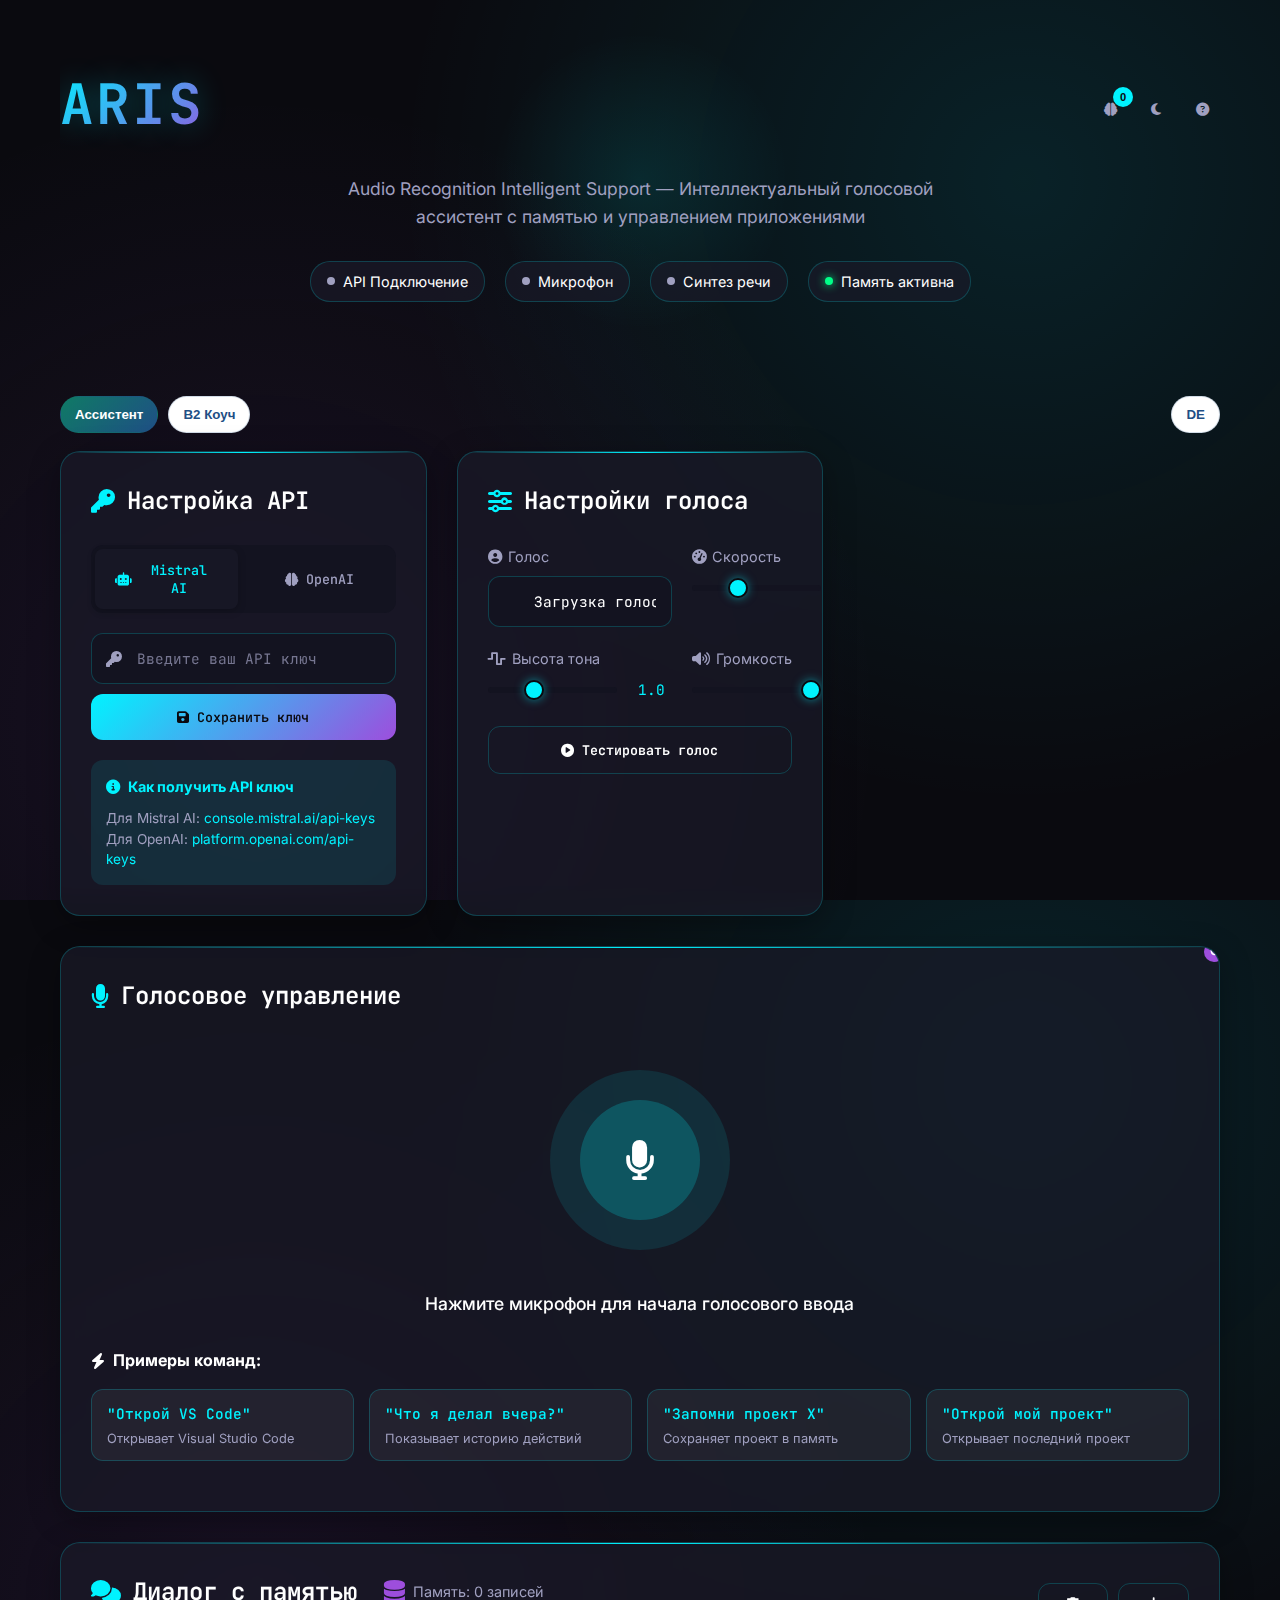
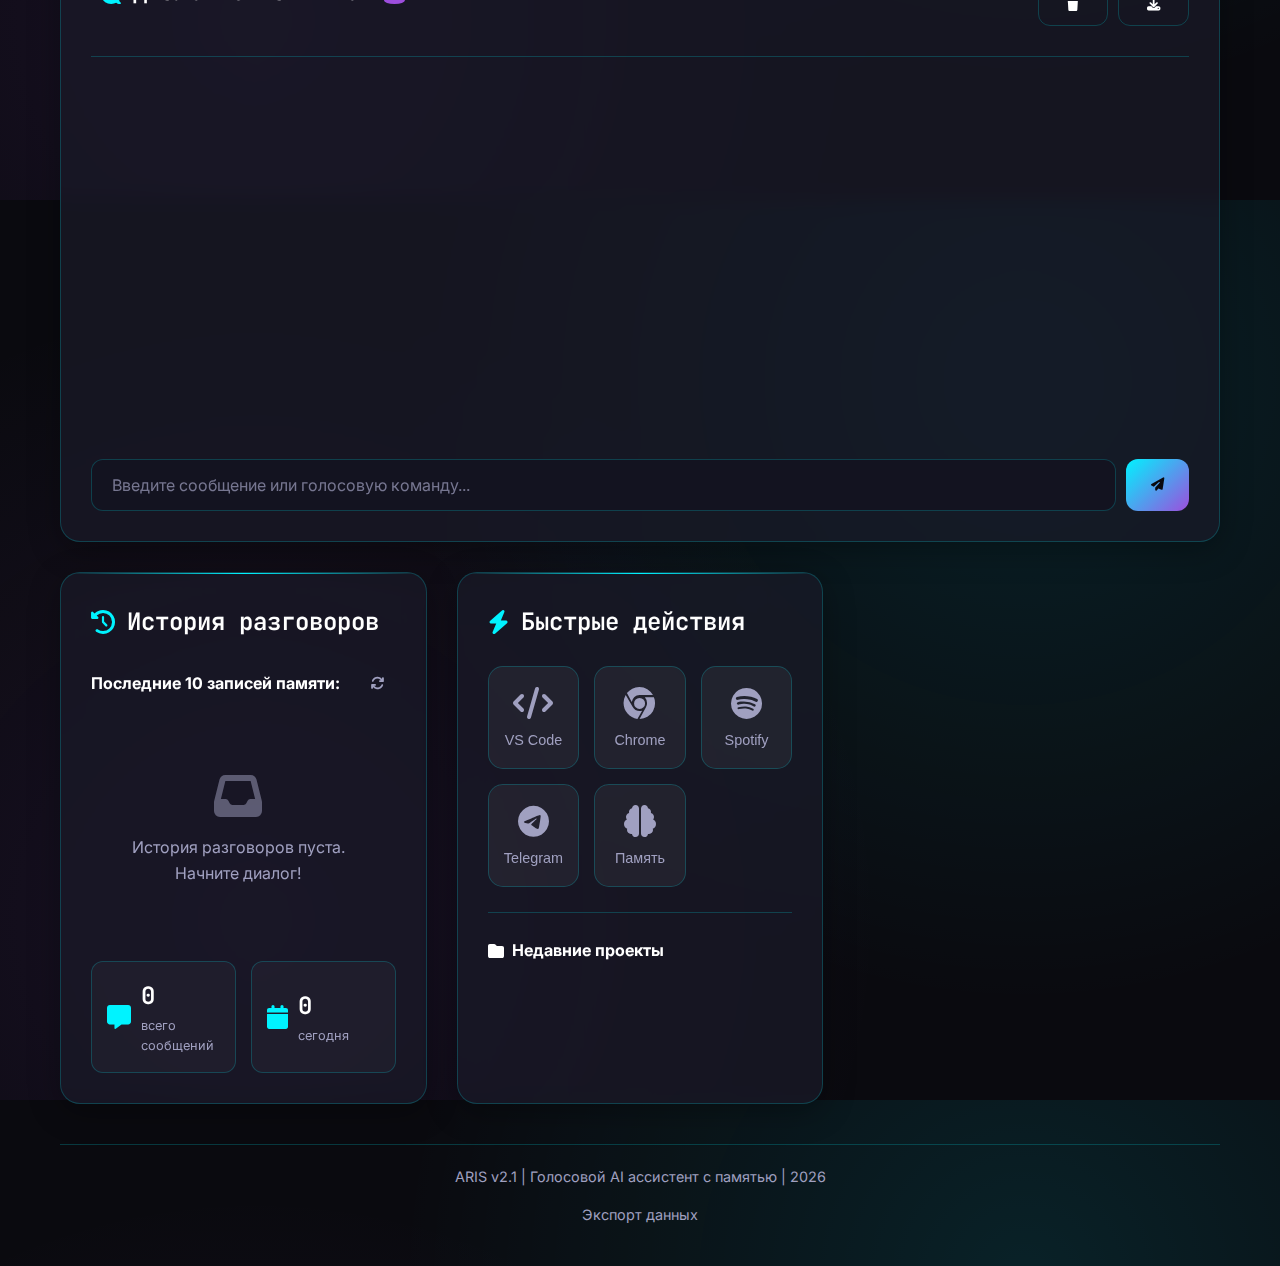
<file: index.html>
<!DOCTYPE html>
<html lang="ru">
<head>
    <meta charset="UTF-8">
    <meta name="viewport" content="width=device-width, initial-scale=1.0">
    <title>ARIS | Интеллектуальный голосовой ассистент с памятью</title>
    <link rel="stylesheet" href="https://cdnjs.cloudflare.com/ajax/libs/font-awesome/6.4.0/css/all.min.css">
    <link rel="stylesheet" href="https://fonts.googleapis.com/css2?family=JetBrains+Mono:wght@300;400;500;600;700&family=Inter:wght@300;400;500;600&display=swap">
    <link rel="stylesheet" href="./css/style.css">
    <link rel="stylesheet" href="./css/animations.css">
    <link rel="icon" type="image/x-icon" href="favicon.ico">
    <meta name="description" content="ARIS - интеллектуальный голосовой ассистент с памятью и управлением приложениями">
</head>
<body>
    <!-- Toast Notifications Container -->
    <div class="toast-container" id="toastContainer"></div>

    <!-- Onboarding Overlay -->
    <div class="onboarding-overlay hidden" id="onboardingOverlay">
        <div class="onboarding-content">
            <h2 class="onboarding-title">👋 Добро пожаловать в ARIS</h2>
            <p class="onboarding-subtitle">Интеллектуальный голосовой ассистент нового поколения с памятью</p>
            
            <div class="onboarding-steps">
                <div class="onboarding-step">
                    <div class="step-number">1</div>
                    <div>
                        <h4 class="step-title">API Ключ</h4>
                        <p class="step-description">Получите ключ от Mistral AI или OpenAI</p>
                    </div>
                </div>
                <div class="onboarding-step">
                    <div class="step-number">2</div>
                    <div>
                        <h4 class="step-title">Голосовое управление</h4>
                        <p class="step-description">Нажмите микрофон для голосовых команд</p>
                    </div>
                </div>
                <div class="onboarding-step">
                    <div class="step-number">3</div>
                    <div>
                        <h4 class="step-title">Память и история</h4>
                        <p class="step-description">ARIS запоминает последние 10 разговоров</p>
                    </div>
                </div>
            </div>
            
            <div class="app-permissions">
                <h4><i class="fas fa-shield-alt"></i> Разрешения приложений</h4>
                <p class="permission-note">Для открытия приложений на вашем компьютере ARIS использует безопасные протоколы.</p>
            </div>
            
            <button class="btn btn-full" id="startBtn">
                <i class="fas fa-rocket"></i> Начать использование
            </button>
        </div>
    </div>

    <!-- Memory Management Modal -->
    <div class="modal-overlay hidden" id="memoryModal">
        <div class="modal-content">
            <div class="modal-header">
                <h3><i class="fas fa-brain"></i> Управление памятью</h3>
                <button class="modal-close" id="closeMemoryModal">&times;</button>
            </div>
            <div class="modal-body">
                <div class="memory-stats">
                    <div class="stat-item">
                        <i class="fas fa-history"></i>
                        <div>
                            <span class="stat-value" id="memoryCount">0</span>
                            <span class="stat-label">сохраненных записей</span>
                        </div>
                    </div>
                    <div class="stat-item">
                        <i class="fas fa-database"></i>
                        <div>
                            <span class="stat-value" id="memorySize">0 KB</span>
                            <span class="stat-label">использовано памяти</span>
                        </div>
                    </div>
                </div>
                
                <div class="memory-actions">
                    <button class="btn btn-secondary" id="exportMemoryBtn">
                        <i class="fas fa-download"></i> Экспорт памяти
                    </button>
                    <button class="btn btn-secondary" id="clearMemoryBtn">
                        <i class="fas fa-trash"></i> Очистить память
                    </button>
                    <button class="btn" id="syncMemoryBtn">
                        <i class="fas fa-sync"></i> Синхронизировать
                    </button>
                </div>
                
                <div class="memory-list-container">
                    <h4>Последние записи памяти</h4>
                    <div class="memory-list" id="memoryList">
                        <!-- Будет заполнено через JavaScript -->
                    </div>
                </div>
            </div>
        </div>
    </div>

    <div class="container">
        <!-- Header -->
        <header class="header fade-in">
            <div class="header-top">
                <h1 class="logo">ARIS</h1>
                <div class="header-actions">
                    <button class="btn-icon" id="memoryBtn" title="Управление памятью">
                        <i class="fas fa-brain"></i>
                        <span class="badge" id="memoryBadge">0</span>
                    </button>
                    <button class="btn-icon" id="themeToggleBtn" title="Сменить тему">
                        <i class="fas fa-moon"></i>
                    </button>
                    <button class="btn-icon" id="helpBtn" title="Помощь">
                        <i class="fas fa-question-circle"></i>
                    </button>
                </div>
            </div>
            
            <p class="tagline">Audio Recognition Intelligent Support — Интеллектуальный голосовой ассистент с памятью и управлением приложениями</p>
            
            <div class="status-bar">
                <div class="status-item">
                    <div class="status-dot" id="apiStatus"></div>
                    <span>API Подключение</span>
                </div>
                <div class="status-item">
                    <div class="status-dot" id="micStatus"></div>
                    <span>Микрофон</span>
                </div>
                <div class="status-item">
                    <div class="status-dot" id="voiceStatusDot"></div>
                    <span>Синтез речи</span>
                </div>
                <div class="status-item">
                    <div class="status-dot active" id="memoryStatus"></div>
                    <span>Память активна</span>
                </div>
            </div>
        </header>

        <div class="mode-switch" id="modeSwitch">
            <button class="mode-btn active" id="modeAssistantBtn">Ассистент</button>
            <button class="mode-btn" id="modeCoachBtn">B2 Коуч</button>
            <button class="mode-btn lang-btn" id="langToggleBtn">DE</button>
        </div>

        <div id="assistantRoot">
        <!-- Main Content Grid -->
        <main class="main-grid">
            <!-- API Configuration Card -->
            <section class="card slide-up">
                <div class="card-header">
                    <i class="fas fa-key"></i>
                    <h2>Настройка API</h2>
                </div>
                
                <div class="provider-selector">
                    <button class="provider-btn active" id="mistralBtn">
                        <i class="fas fa-robot"></i> Mistral AI
                    </button>
                    <button class="provider-btn" id="openaiBtn">
                        <i class="fas fa-brain"></i> OpenAI
                    </button>
                </div>
                
                <div class="api-input-group">
                    <div class="input-with-icon">
                        <i class="fas fa-key"></i>
                        <input type="password" class="api-key-input" id="apiKeyInput" placeholder="Введите ваш API ключ">
                    </div>
                    <button class="btn btn-full" id="saveApiKey">
                        <i class="fas fa-save"></i> Сохранить ключ
                    </button>
                </div>
                
                <div class="api-info">
                    <h4><i class="fas fa-info-circle"></i> Как получить API ключ</h4>
                    <p>
                        Для Mistral AI: <a href="https://console.mistral.ai/api-keys/" target="_blank" rel="noopener">console.mistral.ai/api-keys</a><br>
                        Для OpenAI: <a href="https://platform.openai.com/api-keys" target="_blank" rel="noopener">platform.openai.com/api-keys</a>
                    </p>
                </div>
            </section>

            <!-- Voice Settings Card -->
            <section class="card slide-up delay-1">
                <div class="card-header">
                    <i class="fas fa-sliders-h"></i>
                    <h2>Настройки голоса</h2>
                </div>
                
                <div class="settings-grid">
                    <div class="setting-group">
                        <label for="voiceSelect"><i class="fas fa-user-circle"></i> Голос</label>
                        <select id="voiceSelect" class="api-key-input">
                            <option value="">Загрузка голосов...</option>
                        </select>
                    </div>
                    
                    <div class="setting-group">
                        <label for="rateInput"><i class="fas fa-tachometer-alt"></i> Скорость</label>
                        <div class="range-container">
                            <input type="range" id="rateInput" min="0.5" max="2" step="0.1" value="1">
                            <span class="range-value" id="rateValue">1.0</span>
                        </div>
                    </div>
                    
                    <div class="setting-group">
                        <label for="pitchInput"><i class="fas fa-wave-square"></i> Высота тона</label>
                        <div class="range-container">
                            <input type="range" id="pitchInput" min="0.5" max="2" step="0.1" value="1">
                            <span class="range-value" id="pitchValue">1.0</span>
                        </div>
                    </div>
                    
                    <div class="setting-group">
                        <label for="volumeInput"><i class="fas fa-volume-up"></i> Громкость</label>
                        <div class="range-container">
                            <input type="range" id="volumeInput" min="0" max="1" step="0.1" value="1">
                            <span class="range-value" id="volumeValue">1.0</span>
                        </div>
                    </div>
                </div>
                
                <button class="btn btn-secondary btn-full" id="testVoiceBtn">
                    <i class="fas fa-play-circle"></i> Тестировать голос
                </button>
            </section>

            <!-- Voice Control Card -->
            <section class="card slide-up delay-2 full-width">
                <div class="card-header">
                    <i class="fas fa-microphone"></i>
                    <h2>Голосовое управление</h2>
                    <span class="badge memory-badge" id="activeMemoryCount">0</span>
                </div>
                
                <div class="voice-control-wrapper">
                    <div class="mic-container">
                        <div class="mic-outer">
                            <div class="mic-inner" id="voiceButton">
                                <i class="fas fa-microphone mic-icon"></i>
                            </div>
                        </div>
                    </div>
                    
                    <div class="voice-status" id="voiceStatusText">
                        Нажмите микрофон для начала голосового ввода
                    </div>
                    
                    <div class="voice-commands">
                        <h4><i class="fas fa-bolt"></i> Примеры команд:</h4>
                        <div class="command-grid">
                            <div class="command-item">
                                <span class="command-keyword">"Открой VS Code"</span>
                                <span class="command-desc">Открывает Visual Studio Code</span>
                            </div>
                            <div class="command-item">
                                <span class="command-keyword">"Что я делал вчера?"</span>
                                <span class="command-desc">Показывает историю действий</span>
                            </div>
                            <div class="command-item">
                                <span class="command-keyword">"Запомни проект X"</span>
                                <span class="command-desc">Сохраняет проект в память</span>
                            </div>
                            <div class="command-item">
                                <span class="command-keyword">"Открой мой проект"</span>
                                <span class="command-desc">Открывает последний проект</span>
                            </div>
                        </div>
                    </div>
                </div>
            </section>

            <!-- Chat Container -->
            <section class="card slide-up delay-3 chat-container-wrapper">
                <div class="chat-header">
                    <div class="card-header">
                        <i class="fas fa-comments"></i>
                        <h2>Диалог с памятью</h2>
                        <div class="memory-indicator">
                            <i class="fas fa-database"></i>
                            <span id="conversationMemory">Память: 0 записей</span>
                        </div>
                    </div>
                    <div class="chat-actions">
                        <button class="btn btn-secondary" id="clearChatBtn" title="Очистить чат">
                            <i class="fas fa-trash"></i>
                        </button>
                        <button class="btn btn-secondary" id="exportChatBtn" title="Экспорт диалога">
                            <i class="fas fa-download"></i>
                        </button>
                    </div>
                </div>
                
                <div class="chat-container" id="chatContainer">
                    <div class="message aris">
                        <div class="message-bubble">
                            Здравствуйте! Я ARIS — ваш интеллектуальный голосовой ассистент с памятью. Я запоминаю наши разговоры и могу открывать приложения на вашем компьютере. Для начала работы сохраните API ключ.
                        </div>
                        <div class="message-time" id="welcomeTime"></div>
                    </div>
                </div>
                
                <div class="chat-input-container">
                    <input type="text" id="textInput" placeholder="Введите сообщение или голосовую команду..." autocomplete="off">
                    <button class="btn" id="sendTextBtn">
                        <i class="fas fa-paper-plane"></i>
                    </button>
                </div>
            </section>
            
            <!-- Memory Preview Card -->
            <section class="card slide-up delay-4">
                <div class="card-header">
                    <i class="fas fa-history"></i>
                    <h2>История разговоров</h2>
                </div>
                
                <div class="memory-preview">
                    <div class="memory-preview-header">
                        <h4>Последние 10 записей памяти:</h4>
                        <button class="btn-icon" id="refreshMemoryBtn" title="Обновить">
                            <i class="fas fa-sync"></i>
                        </button>
                    </div>
                    
                    <div class="memory-items" id="memoryPreview">
                        <div class="empty-memory">
                            <i class="fas fa-inbox"></i>
                            <p>История разговоров пуста. Начните диалог!</p>
                        </div>
                    </div>
                    
                    <div class="memory-stats-preview">
                        <div class="stat-preview">
                            <i class="fas fa-message"></i>
                            <div>
                                <span class="stat-number" id="totalMessages">0</span>
                                <span class="stat-label">всего сообщений</span>
                            </div>
                        </div>
                        <div class="stat-preview">
                            <i class="fas fa-calendar"></i>
                            <div>
                                <span class="stat-number" id="todayMessages">0</span>
                                <span class="stat-label">сегодня</span>
                            </div>
                        </div>
                    </div>
                </div>
            </section>
            
            <!-- Quick Actions Card -->
            <section class="card slide-up delay-5">
                <div class="card-header">
                    <i class="fas fa-bolt"></i>
                    <h2>Быстрые действия</h2>
                </div>
                
                <div class="quick-actions">
                    <button class="quick-action-btn" id="openVSCodeBtn">
                        <i class="fas fa-code"></i>
                        <span>VS Code</span>
                    </button>
                    <button class="quick-action-btn" id="openChromeBtn">
                        <i class="fab fa-chrome"></i>
                        <span>Chrome</span>
                    </button>
                    <button class="quick-action-btn" id="openSpotifyBtn">
                        <i class="fab fa-spotify"></i>
                        <span>Spotify</span>
                    </button>
                    <button class="quick-action-btn" id="openTelegramBtn">
                        <i class="fab fa-telegram"></i>
                        <span>Telegram</span>
                    </button>
                    <button class="quick-action-btn" id="memoryModalBtn">
                        <i class="fas fa-brain"></i>
                        <span>Память</span>
                    </button>
                </div>
                
                <div class="recent-projects">
                    <h4><i class="fas fa-folder"></i> Недавние проекты</h4>
                    <div class="projects-list" id="recentProjects">
                        <!-- Будет заполнено через JavaScript -->
                    </div>
                </div>
            </section>
        </main>

        <footer class="footer">
            <p>ARIS v2.1 | Голосовой AI ассистент с памятью | <span id="currentYear">2024</span></p>
            <div class="footer-links">
                <a href="#" id="exportDataBtn">Экспорт данных</a>
            </div>
        </footer>
        </div>

        <section class="card coach-panel hidden-by-mode" id="coachRoot">
            <div class="card-header">
                <i class="fas fa-graduation-cap"></i>
                <h2 id="coachPanelTitle">B2 German Performance Coach</h2>
            </div>
            <p id="coachPanelInfo">Режим коуча открывает модуль строгой B2-практики, не затрагивая логику Jarvis.</p>
            <button class="btn" id="openCoachBtn">Открыть B2 модуль</button>
            <iframe id="coachFrame" class="coach-frame" title="ARIS B2 Coach"></iframe>
        </section>
    </div>

    <!-- Подключение скриптов -->
    <script src="./js/database.js"></script>
    <script src="./js/app-launcher.js"></script>
    <script src="./js/memory-manager.js"></script>
    <script src="./js/speech-manager.js"></script>
    <script src="./js/api-manager.js"></script>
    <script src="./js/ui-manager.js"></script>
    <script src="./js/main.js"></script>
    <script src="./js/b2-mode-manager.js"></script>
    
    <script>
        // Установка текущего года в футере
        document.getElementById('currentYear').textContent = new Date().getFullYear();
        
        // Обработка кнопки темы
        document.getElementById('themeToggleBtn')?.addEventListener('click', () => {
            window.uiManager?.toggleTheme();
        });
        
        // Обработка кнопки открытия модального окна памяти
        document.getElementById('memoryModalBtn')?.addEventListener('click', () => {
            window.uiManager?.showMemoryModal();
        });
        
        // Обработка кнопки старта
        document.getElementById('startBtn')?.addEventListener('click', () => {
            window.uiManager?.hideOnboarding();
        });
        
        // Открытие Spotify
        document.getElementById('openSpotifyBtn')?.addEventListener('click', async () => {
            try {
                await window.appLauncher?.openApplication('spotify');
                window.uiManager?.showToast('Spotify открывается...', 'info');
            } catch (error) {
                window.uiManager?.showToast('Ошибка открытия Spotify', 'error');
            }
        });
        
        // Открытие Telegram
        document.getElementById('openTelegramBtn')?.addEventListener('click', async () => {
            try {
                await window.appLauncher?.openApplication('telegram');
                window.uiManager?.showToast('Telegram открывается...', 'info');
            } catch (error) {
                window.uiManager?.showToast('Ошибка открытия Telegram', 'error');
            }
        });
    </script>
</body>

</html>
</file>
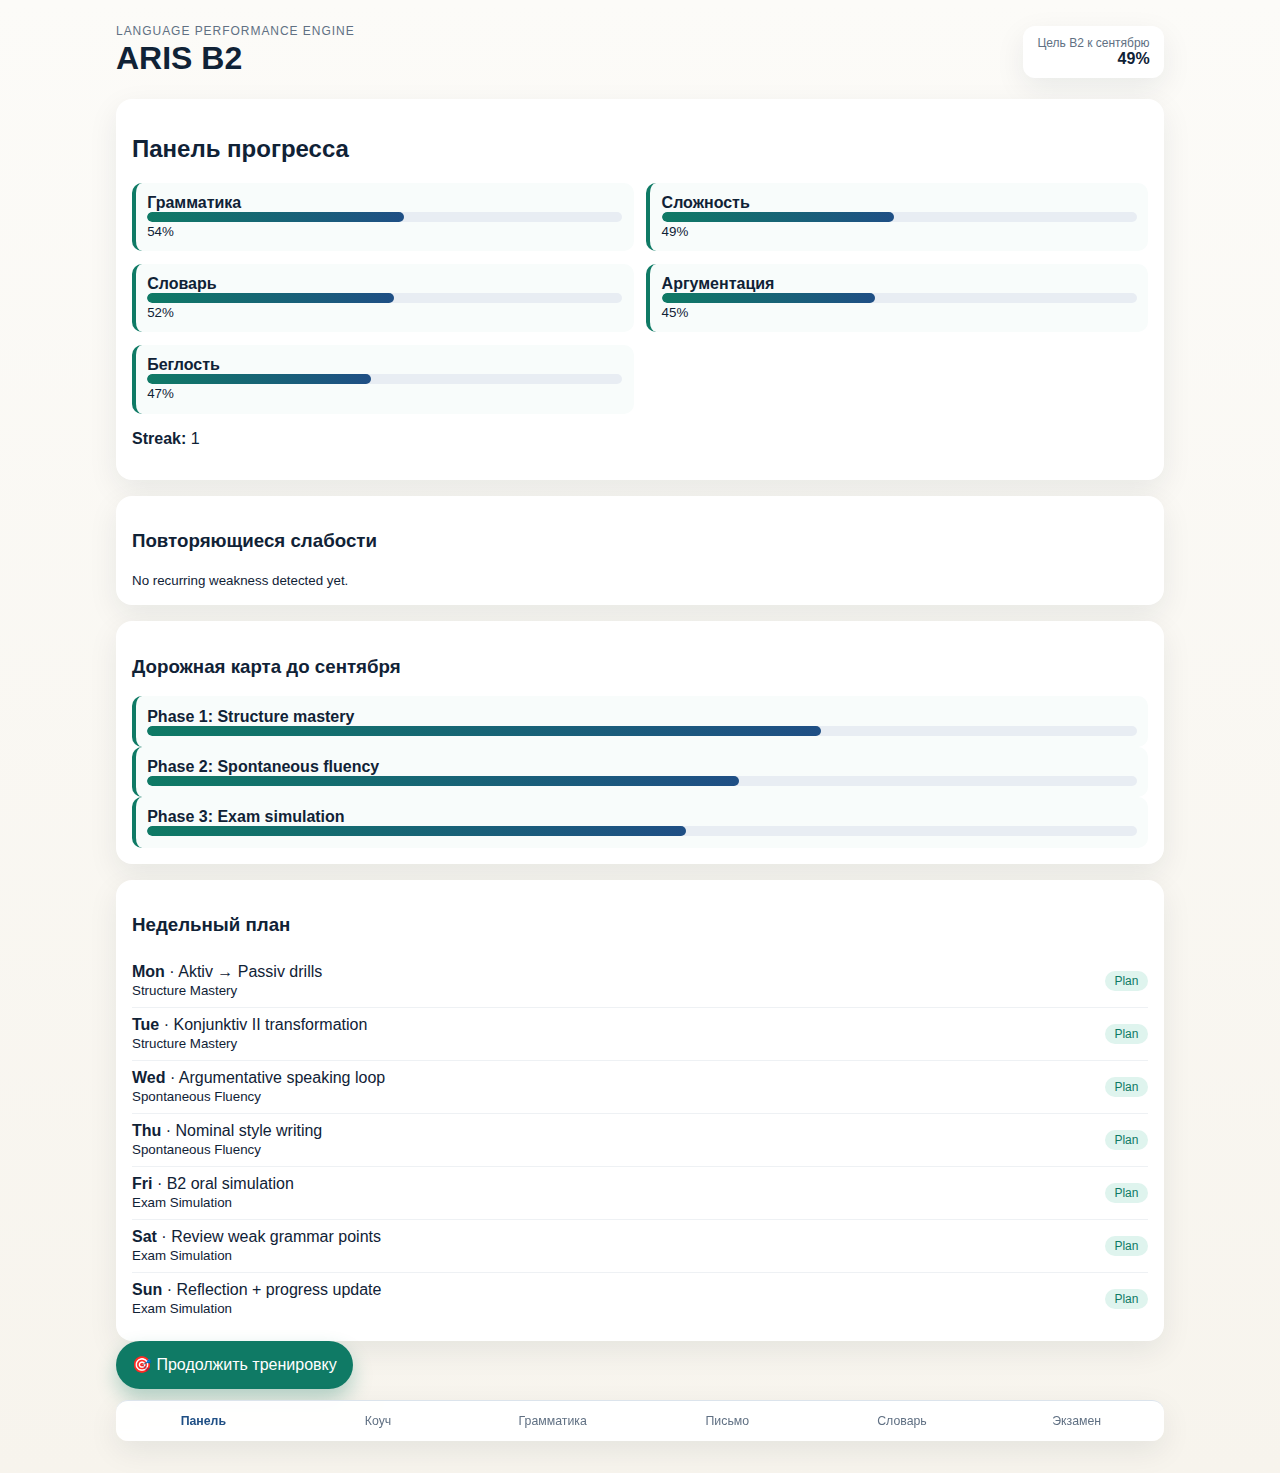
<file: aris-b2/index.html>
<!DOCTYPE html>
<html lang="en">
  <head>
    <meta charset="UTF-8" />
    <meta name="viewport" content="width=device-width, initial-scale=1.0" />
    <title>ARIS B2 — German Performance System</title>
    <link rel="stylesheet" href="styles.css" />
  </head>
  <body>
    <div class="app-shell">
      <header class="top-bar">
        <div>
          <p class="eyebrow">Language Performance Engine</p>
          <h1>ARIS B2</h1>
        </div>
        <div class="milestone">
          <span id="milestone-label">September B2 Target</span>
          <strong id="milestone-percent">0%</strong>
        </div>
      </header>

      <main class="content" id="app-content" aria-live="polite"></main>

      <section class="quick-action" id="quick-action">
        <button id="primary-action" class="mic-btn">🎙 Start Session</button>
      </section>

      <nav class="bottom-nav" aria-label="Primary">
        <button data-route="dashboard" class="nav-link active" id="nav-dashboard">Dashboard</button>
        <button data-route="coach" class="nav-link" id="nav-coach">Coach</button>
        <button data-route="grammar" class="nav-link" id="nav-grammar">Grammar</button>
        <button data-route="writing" class="nav-link" id="nav-writing">Writing</button>
        <button data-route="vocab" class="nav-link" id="nav-vocab">Vocab</button>
        <button data-route="exam" class="nav-link" id="nav-exam">Exam</button>
      </nav>
    </div>

    <script type="module" src="app.js"></script>
  </body>
</html>
</file>
<file: css/style.css>
/* CSS Variables for theme */
:root {
    --primary: #00f3ff;
    --primary-dark: #00bcd4;
    --secondary: #9d4edd;
    --bg-primary: #0a0a0f;
    --bg-secondary: #131320;
    --bg-card: rgba(25, 25, 40, 0.7);
    --text-primary: #ffffff;
    --text-secondary: #a0a0c0;
    --success: #00ff88;
    --warning: #ffaa00;
    --error: #ff4757;
    --border: rgba(0, 243, 255, 0.2);
    --shadow: 0 8px 32px rgba(0, 0, 0, 0.3);
    --glass: rgba(255, 255, 255, 0.05);
    --transition: all 0.3s cubic-bezier(0.4, 0, 0.2, 1);
}

/* Reset and Base Styles */
* {
    margin: 0;
    padding: 0;
    box-sizing: border-box;
}

*,
*::before,
*::after {
    box-sizing: inherit;
}

img,
video {
    max-width: 100%;
    height: auto;
}

html {
    scroll-behavior: smooth;
    height: 100%;
}

body {
    font-family: 'Inter', sans-serif;
    background: var(--bg-primary);
    color: var(--text-primary);
    min-height: 100vh;
    overflow-x: hidden;
    line-height: 1.6;
    background-image: 
        radial-gradient(circle at 20% 80%, rgba(157, 78, 221, 0.1) 0%, transparent 50%),
        radial-gradient(circle at 80% 20%, rgba(0, 243, 255, 0.1) 0%, transparent 50%);
    -webkit-font-smoothing: antialiased;
    -moz-osx-font-smoothing: grayscale;
    -webkit-tap-highlight-color: transparent;
    touch-action: manipulation;
}

/* Toast Notification System */
.toast-container {
    position: fixed;
    top: 20px;
    right: 20px;
    left: 20px;
    z-index: 10000;
    display: flex;
    flex-direction: column;
    gap: 10px;
    pointer-events: none;
}

.toast {
    background: var(--bg-card);
    backdrop-filter: blur(10px);
    border: 1px solid var(--border);
    border-radius: 12px;
    padding: 16px 20px;
    min-width: 300px;
    max-width: 400px;
    width: 100%;
    box-shadow: var(--shadow);
    display: flex;
    align-items: center;
    gap: 12px;
    transform: translateX(0);
    transition: var(--transition);
    pointer-events: auto;
    cursor: pointer;
}

.toast.hiding {
    transform: translateX(100%);
    opacity: 0;
}

.toast.success { border-left: 4px solid var(--success); }
.toast.error { border-left: 4px solid var(--error); }
.toast.warning { border-left: 4px solid var(--warning); }
.toast.info { border-left: 4px solid var(--primary); }

.toast i {
    font-size: 20px;
}

.toast.success i { color: var(--success); }
.toast.error i { color: var(--error); }
.toast.warning i { color: var(--warning); }
.toast.info i { color: var(--primary); }

/* Container */
.container {
    max-width: 1200px;
    margin: 0 auto;
    padding: 20px;
    min-height: 100vh;
    display: flex;
    flex-direction: column;
    width: 100%;
    box-sizing: border-box;
}

/* Header */
.header {
    text-align: center;
    padding: 40px 0;
    position: relative;
    overflow: hidden;
    margin-bottom: 40px;
}

.header::before {
    content: '';
    position: absolute;
    top: 50%;
    left: 50%;
    transform: translate(-50%, -50%);
    width: 300px;
    height: 300px;
    background: radial-gradient(circle, var(--primary) 0%, transparent 70%);
    opacity: 0.1;
    z-index: -1;
}

.logo {
    font-family: 'JetBrains Mono', monospace;
    font-size: 3.5rem;
    font-weight: 700;
    background: linear-gradient(135deg, var(--primary), var(--secondary));
    -webkit-background-clip: text;
    background-clip: text;
    color: transparent;
    margin-bottom: 10px;
    letter-spacing: 2px;
    text-shadow: 0 0 30px rgba(0, 243, 255, 0.3);
}

.tagline {
    color: var(--text-secondary);
    font-size: 1.1rem;
    max-width: 600px;
    margin: 0 auto;
    line-height: 1.6;
}

.status-bar {
    display: flex;
    justify-content: center;
    gap: 20px;
    margin-top: 30px;
    flex-wrap: wrap;
}

.status-item {
    display: flex;
    align-items: center;
    gap: 8px;
    padding: 8px 16px;
    background: var(--bg-card);
    border-radius: 20px;
    border: 1px solid var(--border);
    font-size: 0.9rem;
    transition: var(--transition);
}

.status-item:hover {
    border-color: var(--primary);
}

.status-dot {
    width: 8px;
    height: 8px;
    border-radius: 50%;
    background: var(--text-secondary);
    transition: var(--transition);
}

.status-dot.active {
    background: var(--success);
    box-shadow: 0 0 10px var(--success);
}

/* Main Layout */
.main-grid {
    display: grid;
    grid-template-columns: repeat(auto-fit, minmax(350px, 1fr));
    gap: 30px;
    margin-bottom: 40px;
    flex: 1;
}

/* Cards */
.card {
    background: var(--bg-card);
    backdrop-filter: blur(10px);
    border: 1px solid var(--border);
    border-radius: 20px;
    padding: 30px;
    box-shadow: var(--shadow);
    transition: var(--transition);
    position: relative;
    overflow: hidden;
}

.card:hover {
    transform: translateY(-5px);
    border-color: var(--primary);
    box-shadow: 0 15px 40px rgba(0, 243, 255, 0.1);
}

.card::before {
    content: '';
    position: absolute;
    top: 0;
    left: 0;
    right: 0;
    height: 1px;
    background: linear-gradient(90deg, transparent, var(--primary), transparent);
}

.card-header {
    display: flex;
    align-items: center;
    gap: 12px;
    margin-bottom: 25px;
}

.card-header i {
    font-size: 24px;
    color: var(--primary);
}

.card-header h2 {
    font-family: 'JetBrains Mono', monospace;
    font-size: 1.5rem;
    font-weight: 600;
}

/* API Configuration */
.provider-selector {
    display: flex;
    gap: 10px;
    margin-bottom: 20px;
    background: var(--bg-secondary);
    padding: 4px;
    border-radius: 12px;
}

.provider-btn {
    flex: 1;
    padding: 12px 20px;
    border: none;
    background: transparent;
    color: var(--text-secondary);
    border-radius: 8px;
    cursor: pointer;
    transition: var(--transition);
    font-family: 'JetBrains Mono', monospace;
    font-weight: 500;
    display: flex;
    align-items: center;
    justify-content: center;
    gap: 8px;
}

.provider-btn.active {
    background: var(--bg-card);
    color: var(--primary);
    box-shadow: 0 2px 8px rgba(0, 0, 0, 0.2);
}

.api-input-group {
    margin-bottom: 20px;
}

.input-with-icon {
    position: relative;
    margin-bottom: 10px;
}

.input-with-icon i {
    position: absolute;
    left: 15px;
    top: 50%;
    transform: translateY(-50%);
    color: var(--text-secondary);
    z-index: 1;
}

.api-key-input {
    width: 100%;
    padding: 15px 15px 15px 45px;
    background: var(--bg-secondary);
    border: 1px solid var(--border);
    border-radius: 12px;
    color: var(--text-primary);
    font-family: 'JetBrains Mono', monospace;
    font-size: 0.9rem;
    transition: var(--transition);
    position: relative;
    z-index: 0;
    -webkit-appearance: none;
    appearance: none;
}

.api-key-input::-webkit-input-placeholder {
    color: var(--text-secondary);
    opacity: 0.7;
}

.api-key-input::-moz-placeholder {
    color: var(--text-secondary);
    opacity: 0.7;
}

.api-key-input:-ms-input-placeholder {
    color: var(--text-secondary);
    opacity: 0.7;
}

.api-key-input:focus {
    outline: none;
    border-color: var(--primary);
    box-shadow: 0 0 0 3px rgba(0, 243, 255, 0.1);
}

.api-info {
    background: rgba(0, 243, 255, 0.1);
    padding: 15px;
    border-radius: 12px;
    margin-top: 20px;
}

.api-info h4 {
    color: var(--primary);
    margin-bottom: 10px;
    font-size: 0.9rem;
    display: flex;
    align-items: center;
    gap: 8px;
}

.api-info p {
    color: var(--text-secondary);
    font-size: 0.85rem;
    line-height: 1.5;
}

.api-info a {
    color: var(--primary);
    text-decoration: none;
    transition: var(--transition);
}

.api-info a:hover {
    text-decoration: underline;
}

/* Buttons */
.btn {
    padding: 14px 28px;
    background: linear-gradient(135deg, var(--primary), var(--secondary));
    border: none;
    border-radius: 12px;
    color: var(--bg-primary);
    font-family: 'JetBrains Mono', monospace;
    font-weight: 600;
    cursor: pointer;
    transition: var(--transition);
    display: inline-flex;
    align-items: center;
    gap: 8px;
    position: relative;
    overflow: hidden;
    touch-action: manipulation;
    -webkit-tap-highlight-color: transparent;
    user-select: none;
}

.btn::before {
    content: '';
    position: absolute;
    top: 0;
    left: -100%;
    width: 100%;
    height: 100%;
    background: linear-gradient(90deg, transparent, rgba(255, 255, 255, 0.2), transparent);
    transition: 0.5s;
}

.btn:hover::before {
    left: 100%;
}

.btn:hover {
    transform: translateY(-2px);
    box-shadow: 0 10px 25px rgba(0, 243, 255, 0.3);
}

.btn:active {
    transform: translateY(0);
}

.btn:disabled {
    opacity: 0.5;
    cursor: not-allowed;
    transform: none !important;
}

.btn-secondary {
    background: transparent;
    border: 1px solid var(--border);
    color: var(--text-primary);
}

.btn-full {
    width: 100%;
    justify-content: center;
}

/* Voice Settings Grid */
.settings-grid {
    display: grid;
    grid-template-columns: repeat(2, 1fr);
    gap: 20px;
    margin-bottom: 25px;
}

.setting-group label {
    display: block;
    margin-bottom: 8px;
    color: var(--text-secondary);
    font-size: 0.9rem;
    display: flex;
    align-items: center;
    gap: 6px;
}

.range-container {
    display: flex;
    align-items: center;
    gap: 15px;
}

.range-value {
    min-width: 40px;
    text-align: center;
    font-family: 'JetBrains Mono', monospace;
    color: var(--primary);
    font-size: 0.9rem;
}

input[type="range"] {
    flex: 1;
    -webkit-appearance: none;
    height: 6px;
    background: var(--bg-secondary);
    border-radius: 3px;
    outline: none;
    touch-action: manipulation;
    -webkit-tap-highlight-color: transparent;
}

input[type="range"]::-moz-range-thumb {
    width: 20px;
    height: 20px;
    border-radius: 50%;
    background: var(--primary);
    cursor: pointer;
    box-shadow: 0 0 10px rgba(0, 243, 255, 0.5);
    transition: var(--transition);
    border: 2px solid var(--bg-primary);
}

input[type="range"]::-moz-range-thumb:hover {
    transform: scale(1.2);
    box-shadow: 0 0 15px rgba(0, 243, 255, 0.7);
}

input[type="range"]::-webkit-slider-thumb {
    -webkit-appearance: none;
    width: 20px;
    height: 20px;
    border-radius: 50%;
    background: var(--primary);
    cursor: pointer;
    box-shadow: 0 0 10px rgba(0, 243, 255, 0.5);
    transition: var(--transition);
    border: 2px solid var(--bg-primary);
}

input[type="range"]::-webkit-slider-thumb:hover {
    transform: scale(1.2);
    box-shadow: 0 0 15px rgba(0, 243, 255, 0.7);
}

select {
    width: 100%;
    padding: 12px 15px;
    background: var(--bg-secondary);
    border: 1px solid var(--border);
    border-radius: 12px;
    color: var(--text-primary);
    font-family: 'Inter', sans-serif;
    font-size: 0.9rem;
    transition: var(--transition);
    cursor: pointer;
}

select:focus {
    outline: none;
    border-color: var(--primary);
    box-shadow: 0 0 0 3px rgba(0, 243, 255, 0.1);
}

/* Voice Control */
.voice-control-wrapper {
    text-align: center;
    padding: 20px 0;
}

.mic-container {
    position: relative;
    width: 200px;
    height: 200px;
    margin: 0 auto 30px;
}

.mic-outer {
    position: absolute;
    top: 50%;
    left: 50%;
    transform: translate(-50%, -50%);
    width: 180px;
    height: 180px;
    background: rgba(0, 243, 255, 0.1);
    border-radius: 50%;
    display: flex;
    align-items: center;
    justify-content: center;
    transition: var(--transition);
}

.mic-inner {
    width: 120px;
    height: 120px;
    background: rgba(0, 243, 255, 0.2);
    border-radius: 50%;
    display: flex;
    align-items: center;
    justify-content: center;
    cursor: pointer;
    transition: var(--transition);
    border: 2px solid transparent;
    touch-action: manipulation;
    -webkit-tap-highlight-color: transparent;
    user-select: none;
}

.mic-inner:hover {
    background: rgba(0, 243, 255, 0.3);
    transform: scale(1.05);
}

.mic-inner.active {
    background: var(--primary);
    border-color: var(--primary);
}

.mic-icon {
    font-size: 40px;
    color: white;
}

.voice-status {
    font-size: 1.1rem;
    margin-bottom: 15px;
    color: var(--text-primary);
    min-height: 28px;
    font-weight: 500;
}

.voice-hints {
    color: var(--text-secondary);
    font-size: 0.9rem;
    margin-top: 20px;
    line-height: 1.5;
    max-width: 500px;
    margin-left: auto;
    margin-right: auto;
}

.voice-hints i {
    color: var(--primary);
    margin-right: 8px;
}

/* Chat Container */
.chat-container-wrapper {
    grid-column: 1 / -1;
    display: flex;
    flex-direction: column;
    height: 600px;
}

.chat-header {
    display: flex;
    justify-content: space-between;
    align-items: center;
    padding-bottom: 20px;
    border-bottom: 1px solid var(--border);
    margin-bottom: 20px;
    flex-shrink: 0;
}

.chat-actions {
    display: flex;
    gap: 10px;
}

.chat-container {
    flex: 1;
    overflow-y: auto;
    padding-right: 10px;
    margin-bottom: 20px;
}

.chat-container::-webkit-scrollbar {
    width: 6px;
}

.chat-container::-webkit-scrollbar-track {
    background: var(--bg-secondary);
    border-radius: 3px;
}

.chat-container::-webkit-scrollbar-thumb {
    background: var(--primary);
    border-radius: 3px;
}

.chat-container::-webkit-scrollbar-thumb:hover {
    background: var(--primary-dark);
}

/* Chat Input */
.chat-input-container {
    display: flex;
    gap: 10px;
    margin-top: auto;
    flex-shrink: 0;
}

#textInput {
    flex: 1;
    padding: 15px 20px;
    background: var(--bg-secondary);
    border: 1px solid var(--border);
    border-radius: 12px;
    color: var(--text-primary);
    font-family: 'Inter', sans-serif;
    font-size: 1rem;
    transition: var(--transition);
    -webkit-appearance: none;
    appearance: none;
    resize: none;
}

#textInput::-webkit-input-placeholder {
    color: var(--text-secondary);
    opacity: 0.7;
}

#textInput::-moz-placeholder {
    color: var(--text-secondary);
    opacity: 0.7;
}

#textInput:-ms-input-placeholder {
    color: var(--text-secondary);
    opacity: 0.7;
}

#textInput:focus {
    outline: none;
    border-color: var(--primary);
    box-shadow: 0 0 0 3px rgba(0, 243, 255, 0.1);
}

#sendTextBtn {
    padding: 15px 25px;
    min-width: 60px;
}

/* Messages */
.message {
    margin-bottom: 20px;
    max-width: 85%;
}

.message.user {
    margin-left: auto;
}

.message-bubble {
    padding: 16px 20px;
    border-radius: 18px;
    position: relative;
    word-wrap: break-word;
    line-height: 1.5;
}

.message.user .message-bubble {
    background: linear-gradient(135deg, var(--primary), var(--secondary));
    color: var(--bg-primary);
    border-bottom-right-radius: 4px;
}

.message.aris .message-bubble {
    background: var(--bg-secondary);
    border: 1px solid var(--border);
    border-bottom-left-radius: 4px;
}

.message-time {
    font-size: 0.75rem;
    color: var(--text-secondary);
    margin-top: 5px;
    text-align: right;
    font-family: 'JetBrains Mono', monospace;
}

.message.user .message-time {
    color: rgba(0, 0, 0, 0.7);
}

/* Thinking indicator */
.thinking {
    display: flex;
    align-items: center;
    gap: 5px;
    padding: 15px 20px;
    background: var(--bg-secondary);
    border-radius: 18px;
    margin-bottom: 20px;
    width: fit-content;
    border: 1px solid var(--border);
}

.thinking-dot {
    width: 8px;
    height: 8px;
    background: var(--primary);
    border-radius: 50%;
}

/* Onboarding */
.onboarding-overlay {
    position: fixed;
    top: 0;
    left: 0;
    right: 0;
    bottom: 0;
    background: rgba(10, 10, 15, 0.95);
    backdrop-filter: blur(5px);
    z-index: 9999;
    display: flex;
    align-items: center;
    justify-content: center;
}

.onboarding-content {
    background: var(--bg-card);
    border: 1px solid var(--border);
    border-radius: 20px;
    padding: 40px;
    max-width: 500px;
    width: 90%;
    box-shadow: var(--shadow);
}

.onboarding-title {
    color: var(--primary);
    margin-bottom: 10px;
    font-size: 1.8rem;
}

.onboarding-subtitle {
    color: var(--text-secondary);
    margin-bottom: 30px;
    font-size: 1rem;
}

.onboarding-steps {
    margin: 30px 0;
}

.onboarding-step {
    display: flex;
    align-items: center;
    gap: 15px;
    margin-bottom: 25px;
    padding: 15px;
    background: rgba(255, 255, 255, 0.05);
    border-radius: 12px;
    transition: var(--transition);
}

.onboarding-step:hover {
    background: rgba(255, 255, 255, 0.08);
    transform: translateX(5px);
}

.step-number {
    width: 32px;
    height: 32px;
    background: var(--primary);
    color: var(--bg-primary);
    border-radius: 50%;
    display: flex;
    align-items: center;
    justify-content: center;
    font-family: 'JetBrains Mono', monospace;
    font-weight: 600;
    flex-shrink: 0;
}

.step-title {
    color: var(--text-primary);
    margin-bottom: 5px;
    font-size: 1rem;
}

.step-description {
    color: var(--text-secondary);
    font-size: 0.9rem;
    line-height: 1.4;
}

/* Footer */
.footer {
    text-align: center;
    padding: 20px 0;
    margin-top: 40px;
    border-top: 1px solid var(--border);
    color: var(--text-secondary);
    font-size: 0.9rem;
}

/* Utility classes */
.hidden {
    display: none !important;
}

.full-width {
    grid-column: 1 / -1;
}

/* Loading spinner */
.spinner {
    width: 20px;
    height: 20px;
    border: 2px solid var(--border);
    border-top: 2px solid var(--primary);
    border-radius: 50%;
}

/* Responsive Design */
@media (max-width: 1024px) {
    .main-grid {
        grid-template-columns: repeat(auto-fit, minmax(300px, 1fr));
        gap: 25px;
    }
    
    .command-grid {
        grid-template-columns: repeat(auto-fit, minmax(200px, 1fr));
    }
}

@media (max-width: 768px) {
    .container {
        padding: 15px;
    }
    
    .header {
        padding: 30px 0;
        margin-bottom: 30px;
    }
    
    .logo {
        font-size: 2.5rem;
    }
    
    .tagline {
        font-size: 1rem;
        padding: 0 10px;
    }
    
    .main-grid {
        grid-template-columns: 1fr;
        gap: 20px;
    }
    
    .card {
        padding: 20px;
    }
    
    .card-header {
        flex-wrap: wrap;
        gap: 10px;
    }
    
    .card-header h2 {
        font-size: 1.3rem;
    }
    
    .settings-grid {
        grid-template-columns: 1fr;
        gap: 15px;
    }
    
    .provider-selector {
        flex-direction: column;
    }
    
    .provider-btn {
        width: 100%;
    }
    
    .mic-container {
        width: 150px;
        height: 150px;
    }
    
    .mic-outer {
        width: 140px;
        height: 140px;
    }
    
    .mic-inner {
        width: 100px;
        height: 100px;
    }
    
    .mic-icon {
        font-size: 30px;
    }
    
    .voice-status {
        font-size: 1rem;
        padding: 0 10px;
    }
    
    .chat-container-wrapper {
        height: 500px;
    }
    
    .chat-header {
        flex-wrap: wrap;
        gap: 15px;
    }
    
    .chat-actions {
        width: 100%;
        justify-content: flex-end;
    }
    
    .message {
        max-width: 90%;
    }
    
    .toast-container {
        left: 10px;
        right: 10px;
        top: 10px;
    }
    
    .toast {
        min-width: auto;
        max-width: 100%;
    }
    
    .status-bar {
        gap: 10px;
        flex-wrap: wrap;
        justify-content: center;
    }
    
    .status-item {
        font-size: 0.85rem;
        padding: 6px 12px;
    }
    
    .header-top {
        flex-direction: column;
        gap: 15px;
        align-items: flex-start;
    }
    
    .header-actions {
        align-self: flex-end;
        flex-wrap: wrap;
    }
    
    .voice-commands {
        margin-top: 20px;
    }
    
    .command-grid {
        grid-template-columns: 1fr;
        gap: 10px;
    }
    
    .command-item {
        padding: 10px 12px;
    }
    
    .quick-actions {
        grid-template-columns: repeat(2, 1fr);
        gap: 10px;
    }
    
    .memory-stats-preview {
        grid-template-columns: 1fr;
    }
    
    .onboarding-content {
        padding: 30px 20px;
        max-width: 95%;
    }
    
    .onboarding-title {
        font-size: 1.5rem;
    }
    
    .onboarding-subtitle {
        font-size: 0.95rem;
    }
}

@media (max-width: 480px) {
    .container {
        padding: 10px;
    }
    
    .header {
        padding: 20px 0;
        margin-bottom: 20px;
    }
    
    .logo {
        font-size: 2rem;
    }
    
    .tagline {
        font-size: 0.9rem;
        padding: 0 5px;
    }
    
    .card {
        padding: 15px;
        border-radius: 15px;
    }
    
    .card-header h2 {
        font-size: 1.2rem;
    }
    
    .status-bar {
        gap: 8px;
    }
    
    .status-item {
        padding: 5px 10px;
        font-size: 0.75rem;
    }
    
    .status-dot {
        width: 6px;
        height: 6px;
    }
    
    .btn {
        padding: 12px 18px;
        font-size: 0.85rem;
    }
    
    .btn-full {
        width: 100%;
    }
    
    .provider-btn {
        padding: 10px 12px;
        font-size: 0.85rem;
    }
    
    .api-key-input {
        padding: 12px 12px 12px 40px;
        font-size: 0.85rem;
    }
    
    .input-with-icon i {
        left: 12px;
    }
    
    .mic-container {
        width: 120px;
        height: 120px;
    }
    
    .mic-outer {
        width: 110px;
        height: 110px;
    }
    
    .mic-inner {
        width: 80px;
        height: 80px;
    }
    
    .mic-icon {
        font-size: 24px;
    }
    
    .voice-status {
        font-size: 0.9rem;
    }
    
    .chat-container-wrapper {
        height: 400px;
    }
    
    .chat-input-container {
        flex-wrap: wrap;
    }
    
    #textInput {
        padding: 12px 15px;
        font-size: 0.9rem;
    }
    
    #sendTextBtn {
        padding: 12px 20px;
        min-width: 50px;
    }
    
    .message {
        max-width: 95%;
        margin-bottom: 15px;
    }
    
    .message-bubble {
        padding: 12px 16px;
        font-size: 0.9rem;
    }
    
    .message-time {
        font-size: 0.7rem;
    }
    
    .toast-container {
        left: 5px;
        right: 5px;
        top: 5px;
    }
    
    .toast {
        padding: 12px 15px;
        font-size: 0.85rem;
    }
    
    .toast i {
        font-size: 18px;
    }
    
    .header-top {
        gap: 10px;
    }
    
    .header-actions {
        gap: 5px;
    }
    
    .btn-icon {
        width: 32px;
        height: 32px;
        font-size: 0.9rem;
    }
    
    .badge {
        width: 18px;
        height: 18px;
        font-size: 0.65rem;
    }
    
    .voice-hints {
        font-size: 0.8rem;
        padding: 0 5px;
    }
    
    .command-keyword {
        font-size: 0.85rem;
    }
    
    .command-desc {
        font-size: 0.75rem;
    }
    
    .quick-actions {
        grid-template-columns: 1fr;
    }
    
    .quick-action-btn {
        padding: 15px 10px;
    }
    
    .quick-action-btn i {
        font-size: 1.5rem;
    }
    
    .quick-action-btn span {
        font-size: 0.85rem;
    }
    
    .memory-preview-item {
        padding: 12px;
    }
    
    .memory-question {
        font-size: 0.85rem;
    }
    
    .memory-answer {
        font-size: 0.8rem;
    }
    
    .stat-preview {
        padding: 12px;
    }
    
    .stat-number {
        font-size: 1.2rem;
    }
    
    .stat-label {
        font-size: 0.75rem;
    }
    
    .onboarding-content {
        padding: 20px 15px;
    }
    
    .onboarding-title {
        font-size: 1.3rem;
    }
    
    .onboarding-subtitle {
        font-size: 0.9rem;
    }
    
    .onboarding-step {
        padding: 12px;
        margin-bottom: 15px;
    }
    
    .step-number {
        width: 28px;
        height: 28px;
        font-size: 0.9rem;
    }
    
    .step-title {
        font-size: 0.95rem;
    }
    
    .step-description {
        font-size: 0.85rem;
    }
    
    .footer {
        padding: 15px 0;
        font-size: 0.85rem;
    }
    
    .footer-links {
        flex-direction: column;
        align-items: center;
        gap: 10px;
    }
    
    .footer-links a {
        font-size: 0.85rem;
    }
}

@media (max-width: 360px) {
    .logo {
        font-size: 1.8rem;
    }
    
    .card {
        padding: 12px;
    }
    
    .card-header h2 {
        font-size: 1.1rem;
    }
    
    .btn {
        padding: 10px 15px;
        font-size: 0.8rem;
    }
    
    .mic-container {
        width: 100px;
        height: 100px;
    }
    
    .mic-outer {
        width: 90px;
        height: 90px;
    }
    
    .mic-inner {
        width: 70px;
        height: 70px;
    }
    
    .mic-icon {
        font-size: 20px;
    }
    
    .chat-container-wrapper {
        height: 350px;
    }
}

/* Улучшения для touch-устройств */
@media (hover: none) and (pointer: coarse) {
    .btn:hover {
        transform: none;
    }
    
    .btn:active {
        transform: scale(0.98);
        opacity: 0.9;
    }
    
    .card:hover {
        transform: none;
    }
    
    .mic-inner:hover {
        transform: none;
    }
    
    .mic-inner:active {
        transform: scale(0.95);
    }
    
    .btn-icon:active {
        transform: scale(0.9);
    }
    
    .quick-action-btn:active {
        transform: scale(0.98);
    }
}

/* Поддержка безопасных зон для устройств с вырезами */
@supports (padding: max(0px)) {
    .container {
        padding-left: max(20px, env(safe-area-inset-left));
        padding-right: max(20px, env(safe-area-inset-right));
    }
    
    .toast-container {
        top: max(20px, env(safe-area-inset-top));
        right: max(20px, env(safe-area-inset-right));
        left: max(20px, env(safe-area-inset-left));
    }
    
    .footer {
        padding-bottom: max(20px, env(safe-area-inset-bottom));
    }
}

/* Улучшенный скроллинг для мобильных */
@media (max-width: 768px) {
    .chat-container,
    .memory-list,
    .memory-items {
        -webkit-overflow-scrolling: touch;
        scroll-behavior: smooth;
    }
    
    /* Улучшенная прокрутка для iOS */
    @supports (-webkit-overflow-scrolling: touch) {
        .chat-container,
        .memory-list,
        .memory-items {
            -webkit-overflow-scrolling: touch;
        }
    }
}

/* Ландшафтная ориентация на мобильных */
@media (max-width: 768px) and (orientation: landscape) {
    .header {
        padding: 15px 0;
        margin-bottom: 20px;
    }
    
    .logo {
        font-size: 2rem;
    }
    
    .chat-container-wrapper {
        height: 300px;
    }
    
    .mic-container {
        width: 100px;
        height: 100px;
    }
    
    .mic-outer {
        width: 90px;
        height: 90px;
    }
    
    .mic-inner {
        width: 70px;
        height: 70px;
    }
    
    .onboarding-content {
        max-height: 90vh;
        overflow-y: auto;
    }
}

/* Animation delays */
.delay-1 { animation-delay: 0.1s; }
.delay-2 { animation-delay: 0.2s; }
.delay-3 { animation-delay: 0.3s; }

/* Animations */
@keyframes fadeIn {
    from { opacity: 0; }
    to { opacity: 1; }
}

@keyframes fadeInUp {
    from {
        opacity: 0;
        transform: translateY(20px);
    }
    to {
        opacity: 1;
        transform: translateY(0);
    }
}

@keyframes slideInRight {
    from {
        transform: translateX(100%);
        opacity: 0;
    }
    to {
        transform: translateX(0);
        opacity: 1;
    }
}

@keyframes pulse {
    0% { 
        box-shadow: 0 0 0 0 rgba(0, 243, 255, 0.7);
        transform: scale(1);
    }
    50% {
        transform: scale(1.05);
    }
    70% { 
        box-shadow: 0 0 0 30px rgba(0, 243, 255, 0);
        transform: scale(1);
    }
    100% { 
        box-shadow: 0 0 0 0 rgba(0, 243, 255, 0);
        transform: scale(1);
    }
}

@keyframes thinking {
    0%, 60%, 100% { 
        transform: translateY(0); 
        opacity: 1;
    }
    30% { 
        transform: translateY(-10px); 
        opacity: 0.7;
    }
}

@keyframes spin {
    0% { transform: rotate(0deg); }
    100% { transform: rotate(360deg); }
}

.fade-in {
    animation: fadeIn 0.5s ease forwards;
}

.slide-up {
    animation: fadeInUp 0.6s cubic-bezier(0.4, 0, 0.2, 1) forwards;
}

.pulse {
    animation: pulse 2s infinite;
}

.thinking-animation .thinking-dot:nth-child(1) {
    animation: thinking 1.4s infinite;
}

.thinking-animation .thinking-dot:nth-child(2) {
    animation: thinking 1.4s infinite 0.2s;
}

.thinking-animation .thinking-dot:nth-child(3) {
    animation: thinking 1.4s infinite 0.4s;
}

.spin {
    animation: spin 1s linear infinite;
}

/* Mic animation when listening */
.listening .mic-inner {
    animation: pulse 2s infinite;
}

/* Message appear animation */
.message {
    opacity: 0;
    animation: fadeInUp 0.4s ease forwards;
}

.message:nth-child(odd) {
    animation-delay: 0.1s;
}

.message:nth-child(even) {
    animation-delay: 0.2s;
}

/* Добавьте эти стили в конец файла style.css */

/* Модальные окна */
.modal-overlay {
    position: fixed;
    top: 0;
    left: 0;
    right: 0;
    bottom: 0;
    background: rgba(0, 0, 0, 0.8);
    backdrop-filter: blur(5px);
    z-index: 10000;
    display: flex;
    align-items: center;
    justify-content: center;
    padding: 20px;
    animation: fadeIn 0.3s ease;
}

.modal-content {
    background: var(--bg-card);
    border: 1px solid var(--border);
    border-radius: 20px;
    width: 100%;
    max-width: 800px;
    max-height: 90vh;
    overflow-y: auto;
    box-shadow: var(--shadow);
    animation: slideInUp 0.3s ease;
}

.modal-header {
    display: flex;
    justify-content: space-between;
    align-items: center;
    padding: 25px 30px;
    border-bottom: 1px solid var(--border);
}

.modal-header h3 {
    font-family: 'JetBrains Mono', monospace;
    font-size: 1.5rem;
    color: var(--primary);
    display: flex;
    align-items: center;
    gap: 10px;
}

.modal-close {
    background: none;
    border: none;
    color: var(--text-secondary);
    font-size: 2rem;
    cursor: pointer;
    width: 40px;
    height: 40px;
    display: flex;
    align-items: center;
    justify-content: center;
    border-radius: 50%;
    transition: var(--transition);
}

.modal-close:hover {
    background: rgba(255, 255, 255, 0.1);
    color: var(--text-primary);
}

.modal-body {
    padding: 30px;
}

/* Статистика памяти */
.memory-stats {
    display: grid;
    grid-template-columns: repeat(auto-fit, minmax(200px, 1fr));
    gap: 20px;
    margin-bottom: 30px;
}

.stat-item {
    display: flex;
    align-items: center;
    gap: 15px;
    padding: 20px;
    background: rgba(255, 255, 255, 0.05);
    border-radius: 15px;
    border: 1px solid var(--border);
}

.stat-item i {
    font-size: 2rem;
    color: var(--primary);
}

.stat-value {
    display: block;
    font-size: 1.8rem;
    font-weight: 600;
    color: var(--text-primary);
    font-family: 'JetBrains Mono', monospace;
}

.stat-label {
    display: block;
    font-size: 0.9rem;
    color: var(--text-secondary);
}

/* Действия с памятью */
.memory-actions {
    display: flex;
    gap: 15px;
    margin-bottom: 30px;
    flex-wrap: wrap;
}

/* Список памяти */
.memory-list-container h4 {
    color: var(--text-primary);
    margin-bottom: 20px;
    font-size: 1.2rem;
}

.memory-list {
    background: rgba(255, 255, 255, 0.03);
    border-radius: 15px;
    border: 1px solid var(--border);
    max-height: 300px;
    overflow-y: auto;
    padding: 15px;
}

.memory-list-item {
    padding: 15px;
    border-bottom: 1px solid rgba(255, 255, 255, 0.1);
    transition: var(--transition);
}

.memory-list-item:last-child {
    border-bottom: none;
}

.memory-list-item:hover {
    background: rgba(255, 255, 255, 0.05);
}

.memory-item-header {
    display: flex;
    justify-content: space-between;
    margin-bottom: 10px;
}

.memory-item-time {
    font-size: 0.8rem;
    color: var(--text-secondary);
}

.memory-item-type {
    font-size: 0.8rem;
    color: var(--primary);
    background: rgba(0, 243, 255, 0.1);
    padding: 3px 8px;
    border-radius: 10px;
}

.memory-item-content {
    font-size: 0.9rem;
    line-height: 1.5;
}

.memory-item-content strong {
    color: var(--primary);
}

.empty-memory-item {
    text-align: center;
    padding: 40px 20px;
    color: var(--text-secondary);
}

/* Настройки приложений */
.app-settings-section h4 {
    color: var(--text-primary);
    margin-bottom: 10px;
    font-size: 1.2rem;
    display: flex;
    align-items: center;
    gap: 10px;
}

.section-description {
    color: var(--text-secondary);
    margin-bottom: 25px;
    font-size: 0.9rem;
}

.app-settings-grid {
    display: grid;
    grid-template-columns: repeat(auto-fit, minmax(300px, 1fr));
    gap: 20px;
    margin-bottom: 30px;
}

.app-setting-item {
    display: flex;
    flex-direction: column;
    gap: 8px;
}

.app-setting-item label {
    color: var(--text-secondary);
    font-size: 0.9rem;
    display: flex;
    align-items: center;
    gap: 8px;
}

.app-setting-item input {
    padding: 12px 15px;
    background: var(--bg-secondary);
    border: 1px solid var(--border);
    border-radius: 12px;
    color: var(--text-primary);
    font-family: 'JetBrains Mono', monospace;
    font-size: 0.9rem;
    transition: var(--transition);
}

.app-setting-item input:focus {
    outline: none;
    border-color: var(--primary);
    box-shadow: 0 0 0 3px rgba(0, 243, 255, 0.1);
}

/* Пользовательские приложения */
.custom-apps-section {
    margin-top: 30px;
    padding-top: 30px;
    border-top: 1px solid var(--border);
}

.custom-apps-section h5 {
    color: var(--text-primary);
    margin-bottom: 15px;
    font-size: 1rem;
    display: flex;
    align-items: center;
    gap: 8px;
}

.custom-app-input {
    display: flex;
    gap: 10px;
    margin-bottom: 20px;
    flex-wrap: wrap;
}

.custom-app-input input {
    flex: 1;
    min-width: 200px;
    padding: 12px 15px;
    background: var(--bg-secondary);
    border: 1px solid var(--border);
    border-radius: 12px;
    color: var(--text-primary);
    font-family: 'Inter', sans-serif;
    font-size: 0.9rem;
}

.custom-apps-list {
    background: rgba(255, 255, 255, 0.03);
    border-radius: 15px;
    border: 1px solid var(--border);
    padding: 15px;
    max-height: 200px;
    overflow-y: auto;
}

.custom-app-item {
    display: flex;
    align-items: center;
    justify-content: space-between;
    padding: 10px 15px;
    border-bottom: 1px solid rgba(255, 255, 255, 0.1);
}

.custom-app-item:last-child {
    border-bottom: none;
}

.custom-app-name {
    color: var(--text-primary);
    font-weight: 500;
    min-width: 150px;
}

.custom-app-path {
    color: var(--text-secondary);
    font-size: 0.9rem;
    font-family: 'JetBrains Mono', monospace;
    flex: 1;
    overflow: hidden;
    text-overflow: ellipsis;
    white-space: nowrap;
    margin: 0 15px;
}

.btn-icon {
    background: none;
    border: none;
    color: var(--text-secondary);
    cursor: pointer;
    width: 36px;
    height: 36px;
    display: flex;
    align-items: center;
    justify-content: center;
    border-radius: 50%;
    transition: var(--transition);
    position: relative;
}

.btn-icon:hover {
    background: rgba(255, 255, 255, 0.1);
    color: var(--text-primary);
}

.badge {
    position: absolute;
    top: -5px;
    right: -5px;
    background: var(--primary);
    color: var(--bg-primary);
    font-size: 0.7rem;
    font-weight: 600;
    width: 20px;
    height: 20px;
    border-radius: 50%;
    display: flex;
    align-items: center;
    justify-content: center;
}

.no-custom-apps {
    text-align: center;
    padding: 30px 20px;
    color: var(--text-secondary);
}

/* Действия модального окна */
.modal-actions {
    display: flex;
    justify-content: flex-end;
    gap: 15px;
    margin-top: 30px;
    padding-top: 25px;
    border-top: 1px solid var(--border);
}

/* Верхняя часть заголовка */
.header-top {
    display: flex;
    justify-content: space-between;
    align-items: center;
    margin-bottom: 15px;
}

.header-actions {
    display: flex;
    gap: 10px;
}

.memory-badge {
    background: var(--secondary);
    color: white;
    font-size: 0.8rem;
    padding: 3px 8px;
    border-radius: 10px;
    margin-left: 10px;
}

/* Индикатор памяти в чате */
.memory-indicator {
    display: flex;
    align-items: center;
    gap: 8px;
    margin-left: 15px;
    font-size: 0.9rem;
    color: var(--text-secondary);
}

.memory-indicator i {
    color: var(--secondary);
}

/* Команды голосового управления */
.voice-commands {
    margin-top: 30px;
    text-align: left;
}

.voice-commands h4 {
    color: var(--text-primary);
    margin-bottom: 15px;
    font-size: 1rem;
    display: flex;
    align-items: center;
    gap: 8px;
}

.command-grid {
    display: grid;
    grid-template-columns: repeat(auto-fit, minmax(250px, 1fr));
    gap: 15px;
}

.command-item {
    background: rgba(255, 255, 255, 0.05);
    padding: 12px 15px;
    border-radius: 12px;
    border: 1px solid var(--border);
    display: flex;
    flex-direction: column;
    gap: 5px;
    transition: var(--transition);
}

.command-item:hover {
    border-color: var(--primary);
    transform: translateY(-2px);
}

.command-keyword {
    color: var(--primary);
    font-family: 'JetBrains Mono', monospace;
    font-size: 0.9rem;
    font-weight: 500;
}

.command-desc {
    color: var(--text-secondary);
    font-size: 0.8rem;
    line-height: 1.4;
}

/* Превью памяти */
.memory-preview {
    display: flex;
    flex-direction: column;
    gap: 20px;
}

.memory-preview-header {
    display: flex;
    justify-content: space-between;
    align-items: center;
}

.memory-preview-header h4 {
    color: var(--text-primary);
    font-size: 1rem;
}

.memory-items {
    display: flex;
    flex-direction: column;
    gap: 15px;
    max-height: 300px;
    overflow-y: auto;
    padding-right: 10px;
}

.memory-preview-item {
    background: rgba(255, 255, 255, 0.03);
    border: 1px solid var(--border);
    border-radius: 12px;
    padding: 15px;
    transition: var(--transition);
}

.memory-preview-item:hover {
    border-color: var(--primary);
}

.memory-preview-header {
    display: flex;
    justify-content: space-between;
    margin-bottom: 10px;
}

.memory-time {
    font-size: 0.8rem;
    color: var(--text-secondary);
}

.memory-index {
    font-size: 0.8rem;
    color: var(--primary);
    background: rgba(0, 243, 255, 0.1);
    padding: 2px 6px;
    border-radius: 8px;
}

.memory-preview-content {
    display: flex;
    flex-direction: column;
    gap: 8px;
}

.memory-question {
    color: var(--text-primary);
    font-size: 0.9rem;
    line-height: 1.4;
}

.memory-answer {
    color: var(--text-secondary);
    font-size: 0.85rem;
    line-height: 1.4;
}

.empty-memory {
    text-align: center;
    padding: 40px 20px;
    color: var(--text-secondary);
}

.empty-memory i {
    font-size: 3rem;
    margin-bottom: 15px;
    opacity: 0.5;
}

/* Статистика превью */
.memory-stats-preview {
    display: grid;
    grid-template-columns: repeat(2, 1fr);
    gap: 15px;
    margin-top: 15px;
}

.stat-preview {
    display: flex;
    align-items: center;
    gap: 10px;
    padding: 15px;
    background: rgba(255, 255, 255, 0.03);
    border: 1px solid var(--border);
    border-radius: 12px;
}

.stat-preview i {
    font-size: 1.5rem;
    color: var(--primary);
}

.stat-number {
    display: block;
    font-size: 1.5rem;
    font-weight: 600;
    color: var(--text-primary);
    font-family: 'JetBrains Mono', monospace;
}

.stat-label {
    display: block;
    font-size: 0.8rem;
    color: var(--text-secondary);
}

/* Быстрые действия */
.quick-actions {
    display: grid;
    grid-template-columns: repeat(3, 1fr);
    gap: 15px;
    margin-bottom: 25px;
}

.quick-action-btn {
    display: flex;
    flex-direction: column;
    align-items: center;
    gap: 8px;
    padding: 20px 10px;
    background: rgba(255, 255, 255, 0.05);
    border: 1px solid var(--border);
    border-radius: 15px;
    color: var(--text-secondary);
    cursor: pointer;
    transition: var(--transition);
}

.quick-action-btn:hover {
    border-color: var(--primary);
    color: var(--text-primary);
    transform: translateY(-2px);
}

.quick-action-btn i {
    font-size: 2rem;
    margin-bottom: 5px;
}

.quick-action-btn span {
    font-size: 0.9rem;
    font-weight: 500;
}

/* Недавние проекты */
.recent-projects {
    margin-top: 25px;
    padding-top: 25px;
    border-top: 1px solid var(--border);
}

.recent-projects h4 {
    color: var(--text-primary);
    margin-bottom: 15px;
    font-size: 1rem;
    display: flex;
    align-items: center;
    gap: 8px;
}

.projects-list {
    display: flex;
    flex-direction: column;
    gap: 10px;
}

.project-item {
    display: flex;
    justify-content: space-between;
    align-items: center;
    padding: 12px 15px;
    background: rgba(255, 255, 255, 0.03);
    border: 1px solid var(--border);
    border-radius: 12px;
    transition: var(--transition);
}

.project-item:hover {
    border-color: var(--primary);
}

.project-name {
    color: var(--text-primary);
    font-weight: 500;
}

.project-time {
    color: var(--text-secondary);
    font-size: 0.8rem;
}

.no-projects {
    text-align: center;
    padding: 20px;
    color: var(--text-secondary);
    font-size: 0.9rem;
}

/* Разрешения приложений */
.app-permissions {
    background: rgba(0, 243, 255, 0.1);
    padding: 20px;
    border-radius: 15px;
    margin: 25px 0;
    border: 1px solid var(--border);
}

.app-permissions h4 {
    color: var(--primary);
    margin-bottom: 10px;
    font-size: 1rem;
    display: flex;
    align-items: center;
    gap: 8px;
}

.permission-note {
    color: var(--text-secondary);
    font-size: 0.9rem;
    line-height: 1.5;
}

/* Футер */
.footer-links {
    display: flex;
    justify-content: center;
    gap: 20px;
    margin-top: 15px;
    flex-wrap: wrap;
}

.footer-links a {
    color: var(--text-secondary);
    text-decoration: none;
    font-size: 0.9rem;
    transition: var(--transition);
}

.footer-links a:hover {
    color: var(--primary);
    text-decoration: underline;
}

/* Модальные окна - адаптивность */
@media (max-width: 768px) {
    .modal-overlay {
        padding: 10px;
    }
    
    .modal-content {
        margin: 0;
        max-height: 90vh;
        border-radius: 15px;
    }
    
    .modal-header {
        padding: 20px;
        flex-wrap: wrap;
    }
    
    .modal-header h3 {
        font-size: 1.3rem;
    }
    
    .modal-body {
        padding: 20px;
    }
    
    .memory-stats {
        grid-template-columns: 1fr;
        gap: 15px;
    }
    
    .stat-item {
        padding: 15px;
    }
    
    .stat-value {
        font-size: 1.5rem;
    }
    
    .memory-actions {
        flex-direction: column;
    }
    
    .memory-actions .btn {
        width: 100%;
    }
    
    .memory-list {
        max-height: 250px;
        padding: 12px;
    }
    
    .memory-item {
        padding: 12px;
    }
    
    .memory-item-header {
        flex-wrap: wrap;
        gap: 8px;
    }
    
    .app-settings-grid {
        grid-template-columns: 1fr;
    }
    
    .custom-app-input {
        flex-direction: column;
    }
    
    .custom-app-input input {
        min-width: 100%;
    }
    
    .modal-close {
        width: 35px;
        height: 35px;
        font-size: 1.5rem;
    }
}

@media (max-width: 480px) {
    .modal-overlay {
        padding: 5px;
    }
    
    .modal-content {
        max-height: 95vh;
        border-radius: 12px;
    }
    
    .modal-header {
        padding: 15px;
    }
    
    .modal-header h3 {
        font-size: 1.1rem;
    }
    
    .modal-body {
        padding: 15px;
    }
    
    .stat-item {
        padding: 12px;
        flex-direction: column;
        text-align: center;
    }
    
    .stat-item i {
        font-size: 1.5rem;
    }
    
    .stat-value {
        font-size: 1.3rem;
    }
    
    .stat-label {
        font-size: 0.8rem;
    }
    
    .memory-list {
        max-height: 200px;
        padding: 10px;
    }
    
    .memory-item {
        padding: 10px;
    }
    
    .memory-item-content {
        font-size: 0.85rem;
    }
    
    .modal-close {
        width: 30px;
        height: 30px;
        font-size: 1.3rem;
    }
}

/* ===== Dual Mode Upgrade (Assistant + B2 Coach) ===== */
.mode-switch {
    display: flex;
    gap: 10px;
    margin: 14px 0 18px;
    flex-wrap: wrap;
}

.mode-btn {
    border: 1px solid rgba(31,79,133,.2);
    background: #ffffff;
    color: #1f4f85;
    border-radius: 999px;
    padding: 10px 14px;
    font-weight: 600;
    cursor: pointer;
    transition: all .2s ease;
}

.mode-btn.active {
    background: linear-gradient(135deg, #0f7a65, #1f4f85);
    color: #fff;
    border-color: transparent;
}

.lang-btn {
    margin-left: auto;
}

.hidden-by-mode {
    display: none !important;
}

.coach-panel {
    margin-top: 8px;
}

.coach-frame {
    width: 100%;
    min-height: 78vh;
    border: 1px solid #dbe6ef;
    border-radius: 14px;
    margin-top: 12px;
    background: #f7f4ed;
}
</file>
<file: css/animations.css>
/* ==========================================================================
   Advanced Animation System
   ========================================================================== */

/* Core Animation Keyframes */
@keyframes fadeIn {
  from {
    opacity: 0;
    visibility: hidden;
  }
  to {
    opacity: 1;
    visibility: visible;
  }
}

@keyframes fadeOut {
  from {
    opacity: 1;
    visibility: visible;
  }
  to {
    opacity: 0;
    visibility: hidden;
  }
}

@keyframes slideUp {
  from {
    opacity: 0;
    transform: translateY(30px);
  }
  to {
    opacity: 1;
    transform: translateY(0);
  }
}

@keyframes slideDown {
  from {
    opacity: 0;
    transform: translateY(-30px);
  }
  to {
    opacity: 1;
    transform: translateY(0);
  }
}

@keyframes slideInLeft {
  from {
    opacity: 0;
    transform: translateX(-30px);
  }
  to {
    opacity: 1;
    transform: translateX(0);
  }
}

@keyframes slideInRight {
  from {
    opacity: 0;
    transform: translateX(30px);
  }
  to {
    opacity: 1;
    transform: translateX(0);
  }
}

@keyframes scaleIn {
  from {
    opacity: 0;
    transform: scale(0.9);
  }
  to {
    opacity: 1;
    transform: scale(1);
  }
}

@keyframes scaleOut {
  from {
    opacity: 1;
    transform: scale(1);
  }
  to {
    opacity: 0;
    transform: scale(0.9);
  }
}

/* Advanced Animations */
@keyframes float {
  0%, 100% {
    transform: translateY(0) rotate(0deg);
  }
  33% {
    transform: translateY(-10px) rotate(2deg);
  }
  66% {
    transform: translateY(5px) rotate(-2deg);
  }
}

@keyframes pulse {
  0%, 100% {
    transform: scale(1);
    opacity: 1;
  }
  50% {
    transform: scale(1.05);
    opacity: 0.8;
  }
}

@keyframes pulse-glow {
  0%, 100% {
    box-shadow: 0 0 20px rgba(99, 102, 241, 0.3);
  }
  50% {
    box-shadow: 0 0 40px rgba(99, 102, 241, 0.6);
  }
}

@keyframes ripple {
  0% {
    transform: scale(0.8);
    opacity: 1;
  }
  100% {
    transform: scale(2.5);
    opacity: 0;
  }
}

@keyframes bounce {
  0%, 80%, 100% {
    transform: scale(0);
    opacity: 0;
  }
  40% {
    transform: scale(1);
    opacity: 1;
  }
}

@keyframes spin {
  from {
    transform: rotate(0deg);
  }
  to {
    transform: rotate(360deg);
  }
}

@keyframes wave {
  0%, 60%, 100% {
    transform: translateY(0);
  }
  30% {
    transform: translateY(-15px);
  }
}

@keyframes shimmer {
  0% {
    background-position: -200% center;
  }
  100% {
    background-position: 200% center;
  }
}

@keyframes gradientShift {
  0% {
    background-position: 0% 50%;
  }
  50% {
    background-position: 100% 50%;
  }
  100% {
    background-position: 0% 50%;
  }
}

@keyframes typing {
  0% {
    width: 0;
  }
  100% {
    width: 100%;
  }
}

@keyframes blink {
  0%, 100% {
    opacity: 1;
  }
  50% {
    opacity: 0.3;
  }
}

@keyframes shake {
  0%, 100% {
    transform: translateX(0);
  }
  10%, 30%, 50%, 70%, 90% {
    transform: translateX(-5px);
  }
  20%, 40%, 60%, 80% {
    transform: translateX(5px);
  }
}

@keyframes heartbeat {
  0% {
    transform: scale(1);
  }
  5% {
    transform: scale(1.1);
  }
  10% {
    transform: scale(1);
  }
  15% {
    transform: scale(1.2);
  }
  20%, 100% {
    transform: scale(1);
  }
}

@keyframes slideInUp {
  from {
    opacity: 0;
    transform: translate3d(0, 100%, 0);
  }
  to {
    opacity: 1;
    transform: translate3d(0, 0, 0);
  }
}

@keyframes slideOutDown {
  from {
    opacity: 1;
    transform: translate3d(0, 0, 0);
  }
  to {
    opacity: 0;
    transform: translate3d(0, 100%, 0);
  }
}

/* Animation Classes */
.animate-fade-in {
  animation: fadeIn var(--transition-base) forwards;
}

.animate-fade-out {
  animation: fadeOut var(--transition-base) forwards;
}

.animate-slide-up {
  animation: slideUp 0.5s cubic-bezier(0.4, 0, 0.2, 1) forwards;
}

.animate-slide-down {
  animation: slideDown 0.5s cubic-bezier(0.4, 0, 0.2, 1) forwards;
}

.animate-slide-left {
  animation: slideInLeft 0.5s cubic-bezier(0.4, 0, 0.2, 1) forwards;
}

.animate-slide-right {
  animation: slideInRight 0.5s cubic-bezier(0.4, 0, 0.2, 1) forwards;
}

.animate-scale-in {
  animation: scaleIn 0.3s cubic-bezier(0.4, 0, 0.2, 1) forwards;
}

.animate-scale-out {
  animation: scaleOut 0.3s cubic-bezier(0.4, 0, 0.2, 1) forwards;
}

.animate-float {
  animation: float 6s ease-in-out infinite;
}

.animate-pulse {
  animation: pulse 2s ease-in-out infinite;
}

.animate-pulse-glow {
  animation: pulse-glow 2s ease-in-out infinite;
}

.animate-spin {
  animation: spin 1s linear infinite;
}

.animate-bounce {
  animation: bounce 1.4s ease-in-out infinite both;
}

.animate-wave {
  animation: wave 2s ease-in-out infinite;
}

.animate-shimmer {
  background: linear-gradient(90deg, transparent, rgba(255, 255, 255, 0.2), transparent);
  background-size: 200% 100%;
  animation: shimmer 2s infinite;
}

.animate-gradient {
  background-size: 200% 200%;
  animation: gradientShift 3s ease infinite;
}

.animate-typing {
  overflow: hidden;
  white-space: nowrap;
  animation: typing 2s steps(40, end);
}

.animate-blink {
  animation: blink 1s step-end infinite;
}

.animate-shake {
  animation: shake 0.5s ease-in-out;
}

.animate-heartbeat {
  animation: heartbeat 2s ease-in-out infinite;
}

.animate-slide-in-up {
  animation: slideInUp 0.5s cubic-bezier(0.4, 0, 0.2, 1) forwards;
}

.animate-slide-out-down {
  animation: slideOutDown 0.5s cubic-bezier(0.4, 0, 0.2, 1) forwards;
}

/* Staggered Animations */
.stagger-children > * {
  opacity: 0;
  transform: translateY(20px);
  animation: slideUp 0.5s cubic-bezier(0.4, 0, 0.2, 1) forwards;
}

.stagger-children > *:nth-child(1) { animation-delay: 0.1s; }
.stagger-children > *:nth-child(2) { animation-delay: 0.2s; }
.stagger-children > *:nth-child(3) { animation-delay: 0.3s; }
.stagger-children > *:nth-child(4) { animation-delay: 0.4s; }
.stagger-children > *:nth-child(5) { animation-delay: 0.5s; }
.stagger-children > *:nth-child(6) { animation-delay: 0.6s; }
.stagger-children > *:nth-child(7) { animation-delay: 0.7s; }
.stagger-children > *:nth-child(8) { animation-delay: 0.8s; }
.stagger-children > *:nth-child(9) { animation-delay: 0.9s; }
.stagger-children > *:nth-child(10) { animation-delay: 1s; }

/* Hover Animations */
.hover-lift {
  transition: transform var(--transition-bounce), box-shadow var(--transition-bounce);
}

.hover-lift:hover {
  transform: translateY(-4px);
  box-shadow: var(--shadow-xl);
}

.hover-glow {
  transition: box-shadow var(--transition-base);
}

.hover-glow:hover {
  box-shadow: 0 0 30px rgba(99, 102, 241, 0.4);
}

.hover-scale {
  transition: transform var(--transition-bounce);
}

.hover-scale:hover {
  transform: scale(1.05);
}

.hover-rotate {
  transition: transform var(--transition-base);
}

.hover-rotate:hover {
  transform: rotate(5deg);
}

.hover-skew {
  transition: transform var(--transition-base);
}

.hover-skew:hover {
  transform: skewY(-2deg);
}

/* Loading States */
.loading {
  position: relative;
  overflow: hidden;
}

.loading::after {
  content: '';
  position: absolute;
  top: 0;
  left: 0;
  right: 0;
  bottom: 0;
  background: linear-gradient(90deg, transparent, rgba(255, 255, 255, 0.1), transparent);
  animation: shimmer 1.5s infinite;
}

.loading-spinner {
  display: inline-block;
  width: 24px;
  height: 24px;
  border: 3px solid rgba(99, 102, 241, 0.3);
  border-radius: 50%;
  border-top-color: var(--color-primary);
  animation: spin 1s ease-in-out infinite;
}

.loading-spinner-sm {
  width: 16px;
  height: 16px;
  border-width: 2px;
}

.loading-spinner-lg {
  width: 32px;
  height: 32px;
  border-width: 4px;
}

/* Progress Animations */
.progress-bar {
  width: 100%;
  height: 4px;
  background: var(--color-bg-muted);
  border-radius: var(--radius-full);
  overflow: hidden;
  position: relative;
}

.progress-bar::after {
  content: '';
  position: absolute;
  top: 0;
  left: 0;
  height: 100%;
  background: var(--gradient-primary);
  animation: progress 2s ease-in-out infinite;
  border-radius: inherit;
}

@keyframes progress {
  0% {
    width: 0;
    left: 0;
  }
  50% {
    width: 100%;
    left: 0;
  }
  100% {
    width: 0;
    left: 100%;
  }
}

/* Text Animations */
.text-reveal {
  opacity: 0;
  transform: translateY(20px);
  animation: slideUp 0.8s cubic-bezier(0.4, 0, 0.2, 1) forwards;
}

.text-gradient-animated {
  background: linear-gradient(90deg, var(--color-primary), var(--color-secondary), var(--color-primary));
  background-size: 200% auto;
  -webkit-background-clip: text;
  -webkit-text-fill-color: transparent;
  background-clip: text;
  animation: gradientShift 3s linear infinite;
}

/* Background Animations */
.bg-gradient-animated {
  background: linear-gradient(-45deg, var(--color-primary), var(--color-secondary), var(--color-accent), var(--color-info));
  background-size: 400% 400%;
  animation: gradientShift 15s ease infinite;
}

/* Particle Effects */
.particle {
  position: absolute;
  border-radius: 50%;
  background: var(--gradient-primary);
  pointer-events: none;
  animation: float 15s infinite linear;
}

.particle:nth-child(odd) {
  animation-duration: 20s;
  animation-delay: -5s;
}

.particle:nth-child(even) {
  animation-duration: 25s;
  animation-delay: -10s;
}

/* Neon Glow */
.neon-glow {
  position: relative;
}

.neon-glow::before {
  content: '';
  position: absolute;
  inset: -2px;
  background: var(--gradient-primary);
  border-radius: inherit;
  filter: blur(10px);
  opacity: 0.5;
  z-index: -1;
  animation: pulse-glow 2s ease-in-out infinite;
}

/* 3D Transform Effects */
.perspective-3d {
  perspective: 1000px;
}

.transform-3d {
  transform-style: preserve-3d;
  transition: transform var(--transition-base);
}

.transform-3d:hover {
  transform: rotateY(10deg) rotateX(5deg);
}

/* Morphing Shapes */
.morph {
  transition: all var(--transition-bounce);
  border-radius: var(--radius-lg);
}

.morph:hover {
  border-radius: var(--radius-xl);
}

/* Glitch Effect */
.glitch {
  position: relative;
}

.glitch::before,
.glitch::after {
  content: attr(data-text);
  position: absolute;
  top: 0;
  left: 0;
  width: 100%;
  height: 100%;
  opacity: 0.8;
}

.glitch::before {
  animation: glitch-effect 0.3s infinite;
  color: var(--color-primary);
  z-index: -1;
}

.glitch::after {
  animation: glitch-effect 0.3s infinite reverse;
  color: var(--color-accent);
  z-index: -2;
}

@keyframes glitch-effect {
  0% {
    transform: translate(0);
  }
  20% {
    transform: translate(-2px, 2px);
  }
  40% {
    transform: translate(-2px, -2px);
  }
  60% {
    transform: translate(2px, 2px);
  }
  80% {
    transform: translate(2px, -2px);
  }
  100% {
    transform: translate(0);
  }
}

/* Parallax Scrolling */
.parallax {
  background-attachment: fixed;
  background-position: center;
  background-repeat: no-repeat;
  background-size: cover;
}

/* Smooth Transitions */
.transition-all {
  transition: all var(--transition-base);
}

.transition-transform {
  transition: transform var(--transition-base);
}

.transition-colors {
  transition: color var(--transition-base), background-color var(--transition-base), border-color var(--transition-base);
}

.transition-opacity {
  transition: opacity var(--transition-base);
}

.transition-shadow {
  transition: box-shadow var(--transition-base);
}

/* Delay Utilities */
.delay-100 { animation-delay: 100ms; }
.delay-200 { animation-delay: 200ms; }
.delay-300 { animation-delay: 300ms; }
.delay-400 { animation-delay: 400ms; }
.delay-500 { animation-delay: 500ms; }
.delay-600 { animation-delay: 600ms; }
.delay-700 { animation-delay: 700ms; }
.delay-800 { animation-delay: 800ms; }
.delay-900 { animation-delay: 900ms; }
.delay-1000 { animation-delay: 1000ms; }

/* Duration Utilities */
.duration-100 { animation-duration: 100ms; }
.duration-200 { animation-duration: 200ms; }
.duration-300 { animation-duration: 300ms; }
.duration-400 { animation-duration: 400ms; }
.duration-500 { animation-duration: 500ms; }
.duration-600 { animation-duration: 600ms; }
.duration-700 { animation-duration: 700ms; }
.duration-800 { animation-duration: 800ms; }
.duration-900 { animation-duration: 900ms; }
.duration-1000 { animation-duration: 1000ms; }

/* Easing Utilities */
.ease-linear { animation-timing-function: linear; }
.ease-in { animation-timing-function: ease-in; }
.ease-out { animation-timing-function: ease-out; }
.ease-in-out { animation-timing-function: ease-in-out; }
.ease-bounce { animation-timing-function: cubic-bezier(0.68, -0.55, 0.265, 1.55); }
.ease-elastic { animation-timing-function: cubic-bezier(0.5, 1.25, 0.75, 1.25); }

/* Fill Mode */
.fill-forwards { animation-fill-mode: forwards; }
.fill-backwards { animation-fill-mode: backwards; }
.fill-both { animation-fill-mode: both; }
.fill-none { animation-fill-mode: none; }

/* Iteration Count */
.iterate-1 { animation-iteration-count: 1; }
.iterate-2 { animation-iteration-count: 2; }
.iterate-3 { animation-iteration-count: 3; }
.iterate-infinite { animation-iteration-count: infinite; }

/* Direction */
.direction-normal { animation-direction: normal; }
.direction-reverse { animation-direction: reverse; }
.direction-alternate { animation-direction: alternate; }
.direction-alternate-reverse { animation-direction: alternate-reverse; }

/* Play State */
.paused { animation-play-state: paused; }
.running { animation-play-state: running; }
</file>
<file: aris-b2/styles.css>
:root {
  --bg: #f7f4ed;
  --surface: #ffffff;
  --ink: #102236;
  --muted: #607083;
  --emerald: #0f7a65;
  --emerald-soft: #dff4ee;
  --blue: #1f4f85;
  --amber: #d79b32;
  --danger: #b6463a;
  --radius: 16px;
  --shadow: 0 10px 30px rgba(16, 34, 54, 0.08);
}

* {
  box-sizing: border-box;
}

body {
  margin: 0;
  font-family: "Inter", "Segoe UI", Roboto, Arial, sans-serif;
  color: var(--ink);
  background: linear-gradient(180deg, #fcfbf8 0%, var(--bg) 100%);
}

.app-shell {
  max-width: 1080px;
  margin: 0 auto;
  padding: 1rem 1rem 6.25rem;
}

.top-bar {
  display: flex;
  justify-content: space-between;
  gap: 1rem;
  align-items: center;
  padding: 0.5rem 0;
}

h1 {
  margin: 0.15rem 0;
}

.eyebrow {
  margin: 0;
  color: var(--muted);
  letter-spacing: 0.08em;
  text-transform: uppercase;
  font-size: 0.75rem;
}

.milestone {
  text-align: right;
  background: var(--surface);
  border-radius: 12px;
  padding: 0.65rem 0.9rem;
  box-shadow: var(--shadow);
}

.milestone span {
  display: block;
  font-size: 0.75rem;
  color: var(--muted);
}

.content {
  display: grid;
  gap: 1rem;
  margin-top: 0.7rem;
}

.card {
  background: var(--surface);
  border-radius: var(--radius);
  padding: 1rem;
  box-shadow: var(--shadow);
  animation: rise 280ms ease;
}

.grid {
  display: grid;
  gap: 0.8rem;
}

.metric {
  border-left: 4px solid var(--emerald);
  background: #f8fcfb;
  border-radius: 10px;
  padding: 0.7rem;
}

.progress-track {
  background: #e8edf3;
  border-radius: 999px;
  height: 10px;
  overflow: hidden;
}

.progress-fill {
  height: 100%;
  border-radius: inherit;
  background: linear-gradient(90deg, var(--emerald), var(--blue));
  transition: width 280ms ease;
}

.task-row {
  display: flex;
  justify-content: space-between;
  align-items: center;
  border-bottom: 1px solid #eef1f4;
  padding: 0.5rem 0;
}

.task-row:last-child {
  border-bottom: 0;
}

button,
input,
textarea,
select {
  font: inherit;
}

.btn {
  border: 0;
  border-radius: 12px;
  background: var(--blue);
  color: white;
  padding: 0.55rem 0.95rem;
  cursor: pointer;
  transition: transform 150ms ease, opacity 150ms ease;
}

.btn.secondary {
  background: var(--emerald);
}

.btn.accent {
  background: var(--amber);
  color: #292117;
}

.btn:active {
  transform: scale(0.98);
}

textarea,
input,
select {
  width: 100%;
  border-radius: 12px;
  border: 1px solid #d7e1ea;
  padding: 0.65rem;
  background: #fff;
}

label {
  font-size: 0.9rem;
  color: var(--muted);
  display: block;
  margin-bottom: 0.35rem;
}

.feedback {
  margin-top: 0.75rem;
  padding: 0.75rem;
  border-radius: 10px;
  background: #f5f8fc;
}

.quick-action {
  position: fixed;
  bottom: 4.7rem;
  left: 0;
  right: 0;
  padding: 0 1rem;
  pointer-events: none;
}

.mic-btn {
  width: min(420px, calc(100% - 2rem));
  margin: 0 auto;
  display: block;
  background: var(--emerald);
  color: white;
  border: 0;
  border-radius: 999px;
  padding: 0.9rem 1rem;
  font-size: 1rem;
  box-shadow: 0 10px 20px rgba(15, 122, 101, 0.3);
  pointer-events: auto;
}

.bottom-nav {
  position: fixed;
  left: 0;
  right: 0;
  bottom: 0;
  display: grid;
  grid-template-columns: repeat(6, 1fr);
  border-top: 1px solid #dce4ec;
  background: rgba(255, 255, 255, 0.95);
  backdrop-filter: blur(8px);
}

.nav-link {
  border: 0;
  background: transparent;
  padding: 0.8rem 0.4rem;
  color: var(--muted);
  font-size: 0.77rem;
}

.nav-link.active {
  color: var(--blue);
  font-weight: 700;
}

.two-col {
  display: grid;
  gap: 0.8rem;
}

.status-pill {
  display: inline-flex;
  padding: 0.2rem 0.6rem;
  border-radius: 999px;
  font-size: 0.75rem;
  background: var(--emerald-soft);
  color: var(--emerald);
}

small.warn {
  color: var(--danger);
}

@media (min-width: 760px) {
  .app-shell {
    padding-bottom: 2rem;
  }

  .quick-action {
    position: static;
    padding: 0;
  }

  .mic-btn {
    width: auto;
    margin: 0;
    display: inline-block;
  }

  .bottom-nav {
    position: static;
    margin-top: 0.7rem;
    border-radius: 12px;
    box-shadow: var(--shadow);
    overflow: hidden;
  }

  .two-col {
    grid-template-columns: repeat(2, minmax(0, 1fr));
  }
}

@keyframes rise {
  from {
    opacity: 0;
    transform: translateY(6px);
  }
  to {
    opacity: 1;
    transform: translateY(0);
  }
}
</file>
